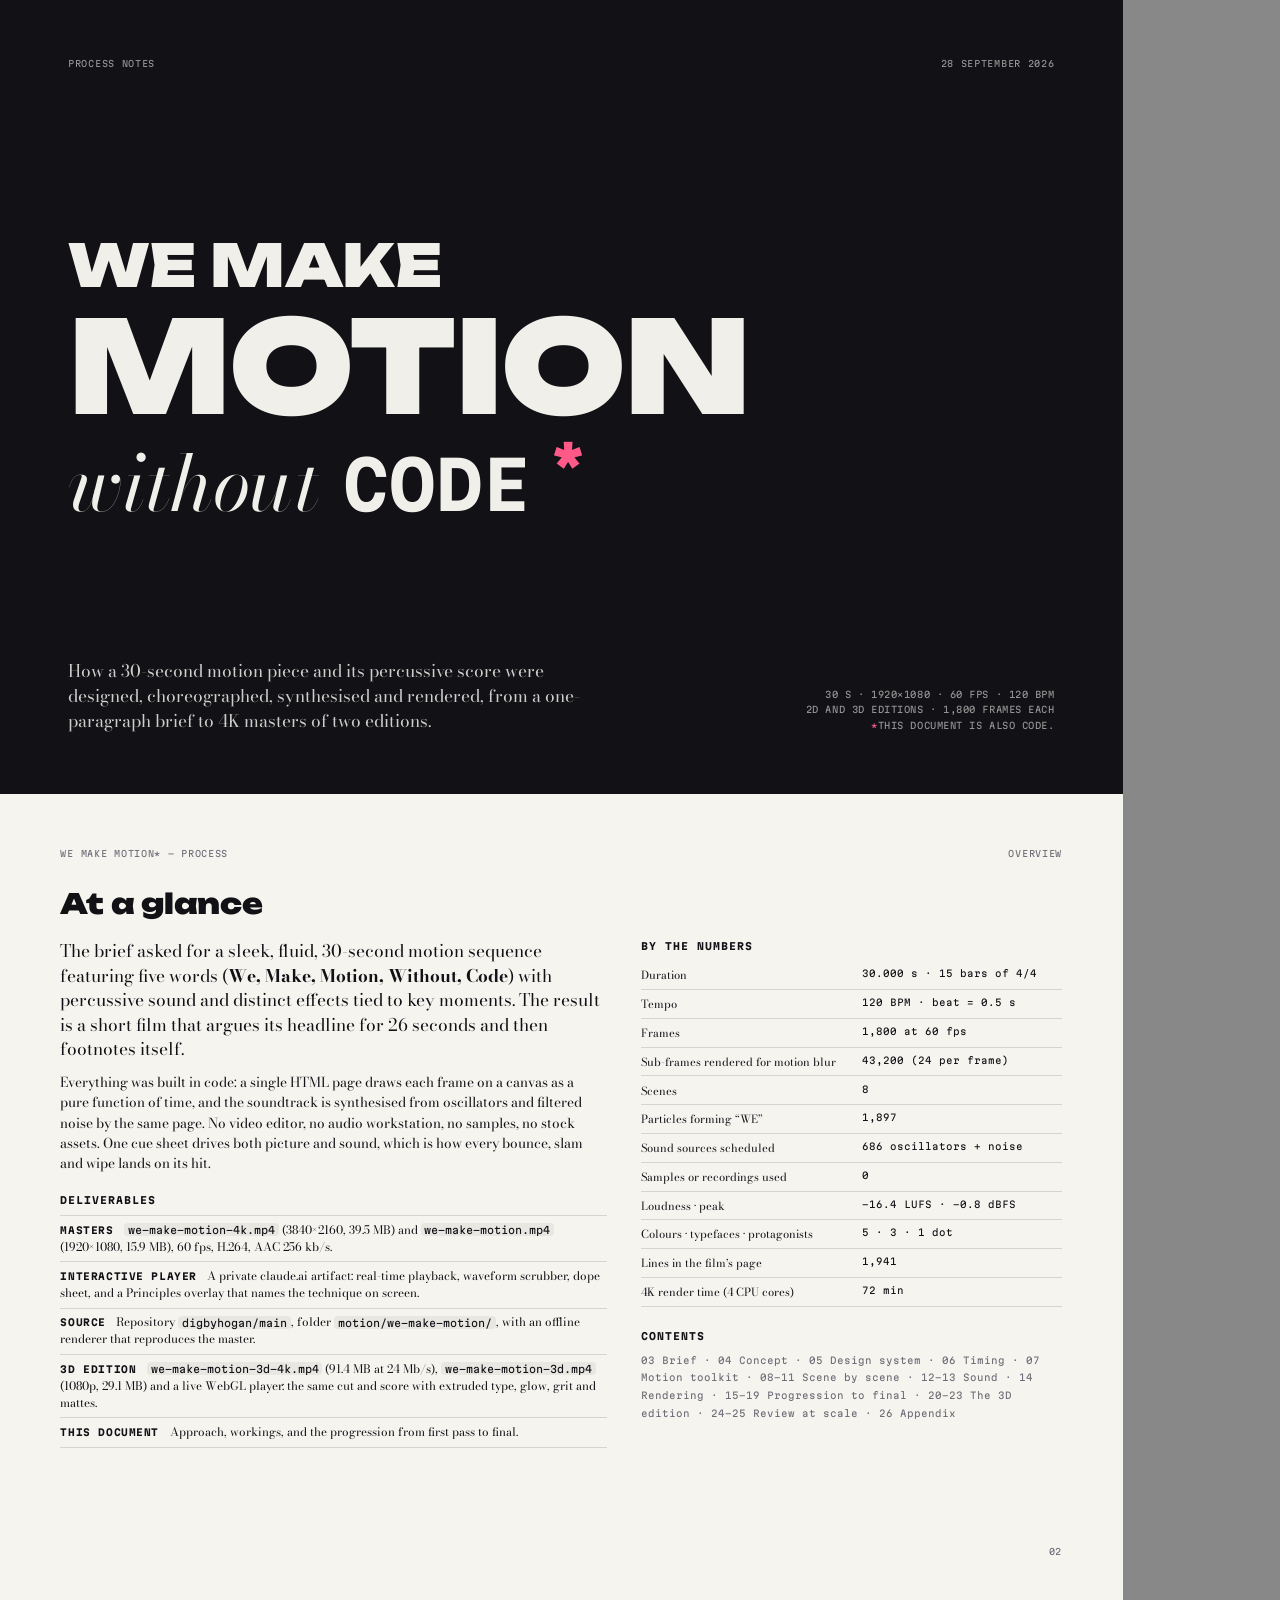
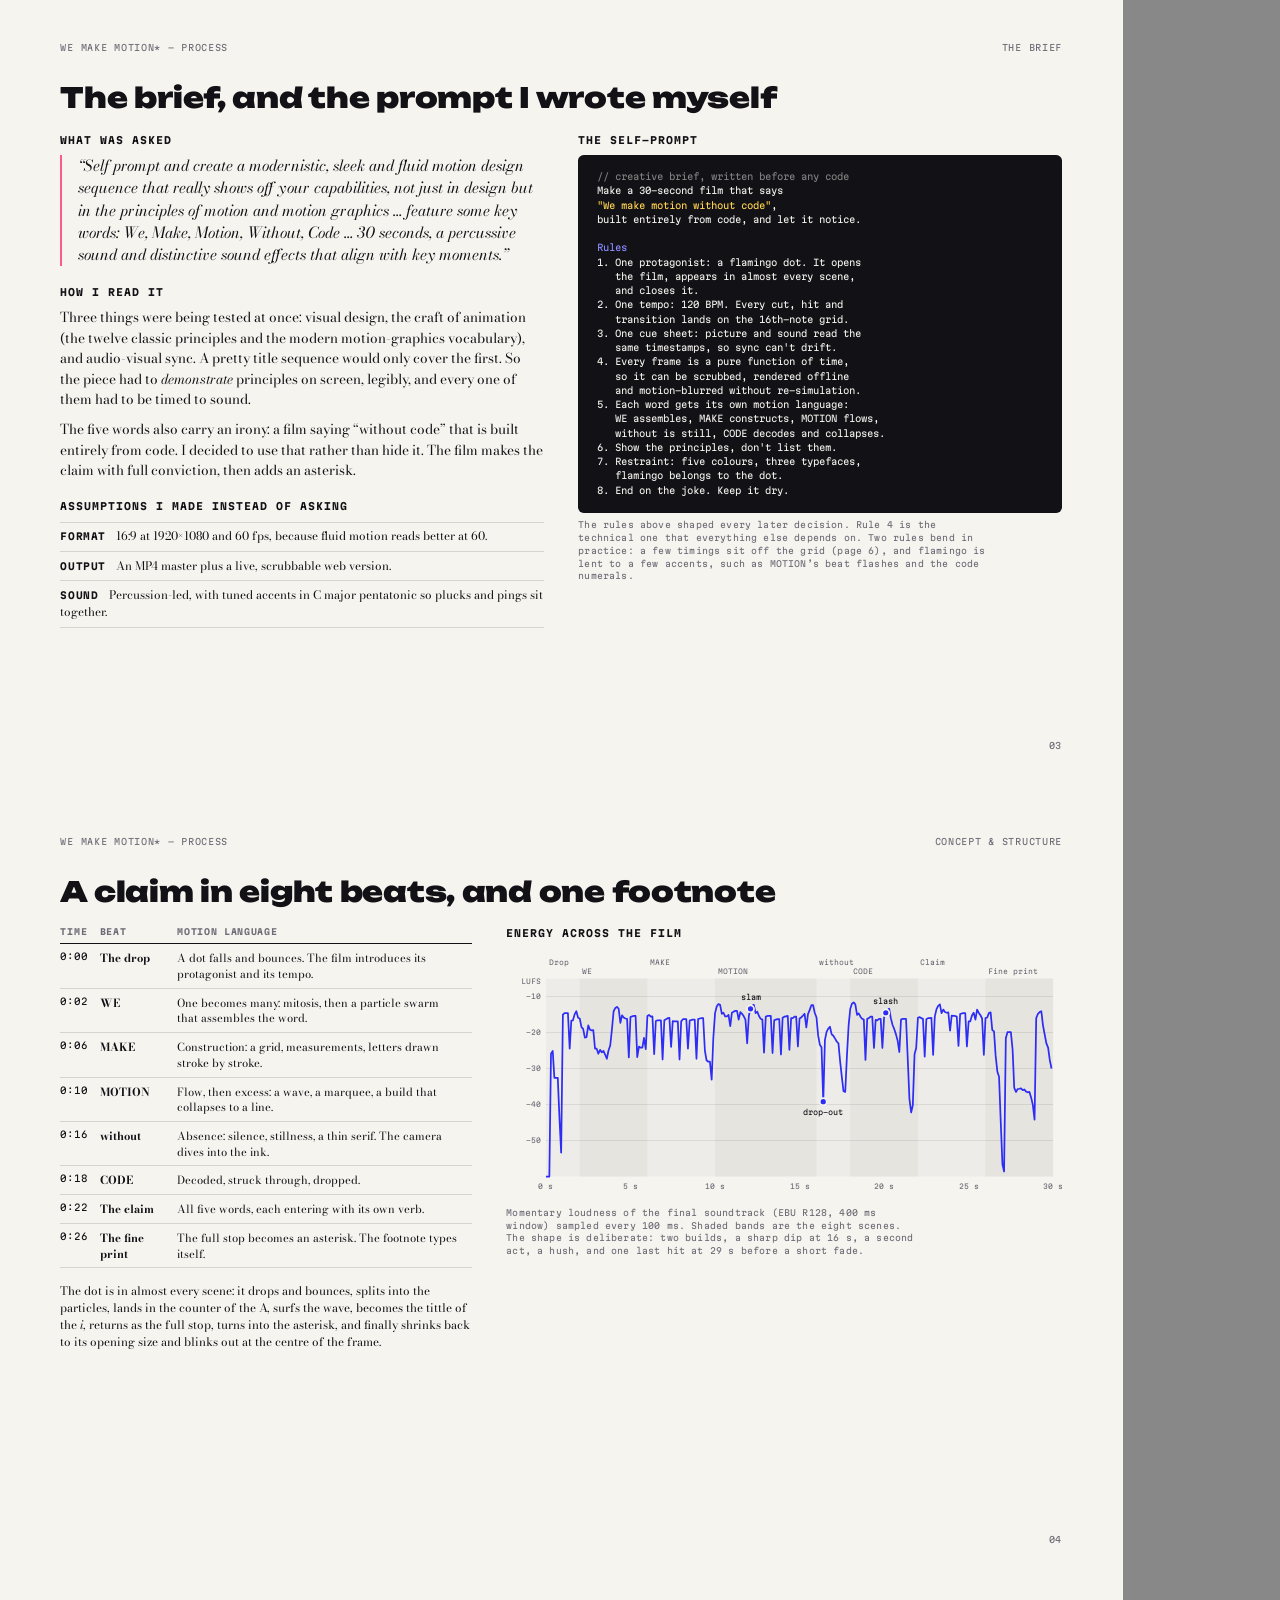
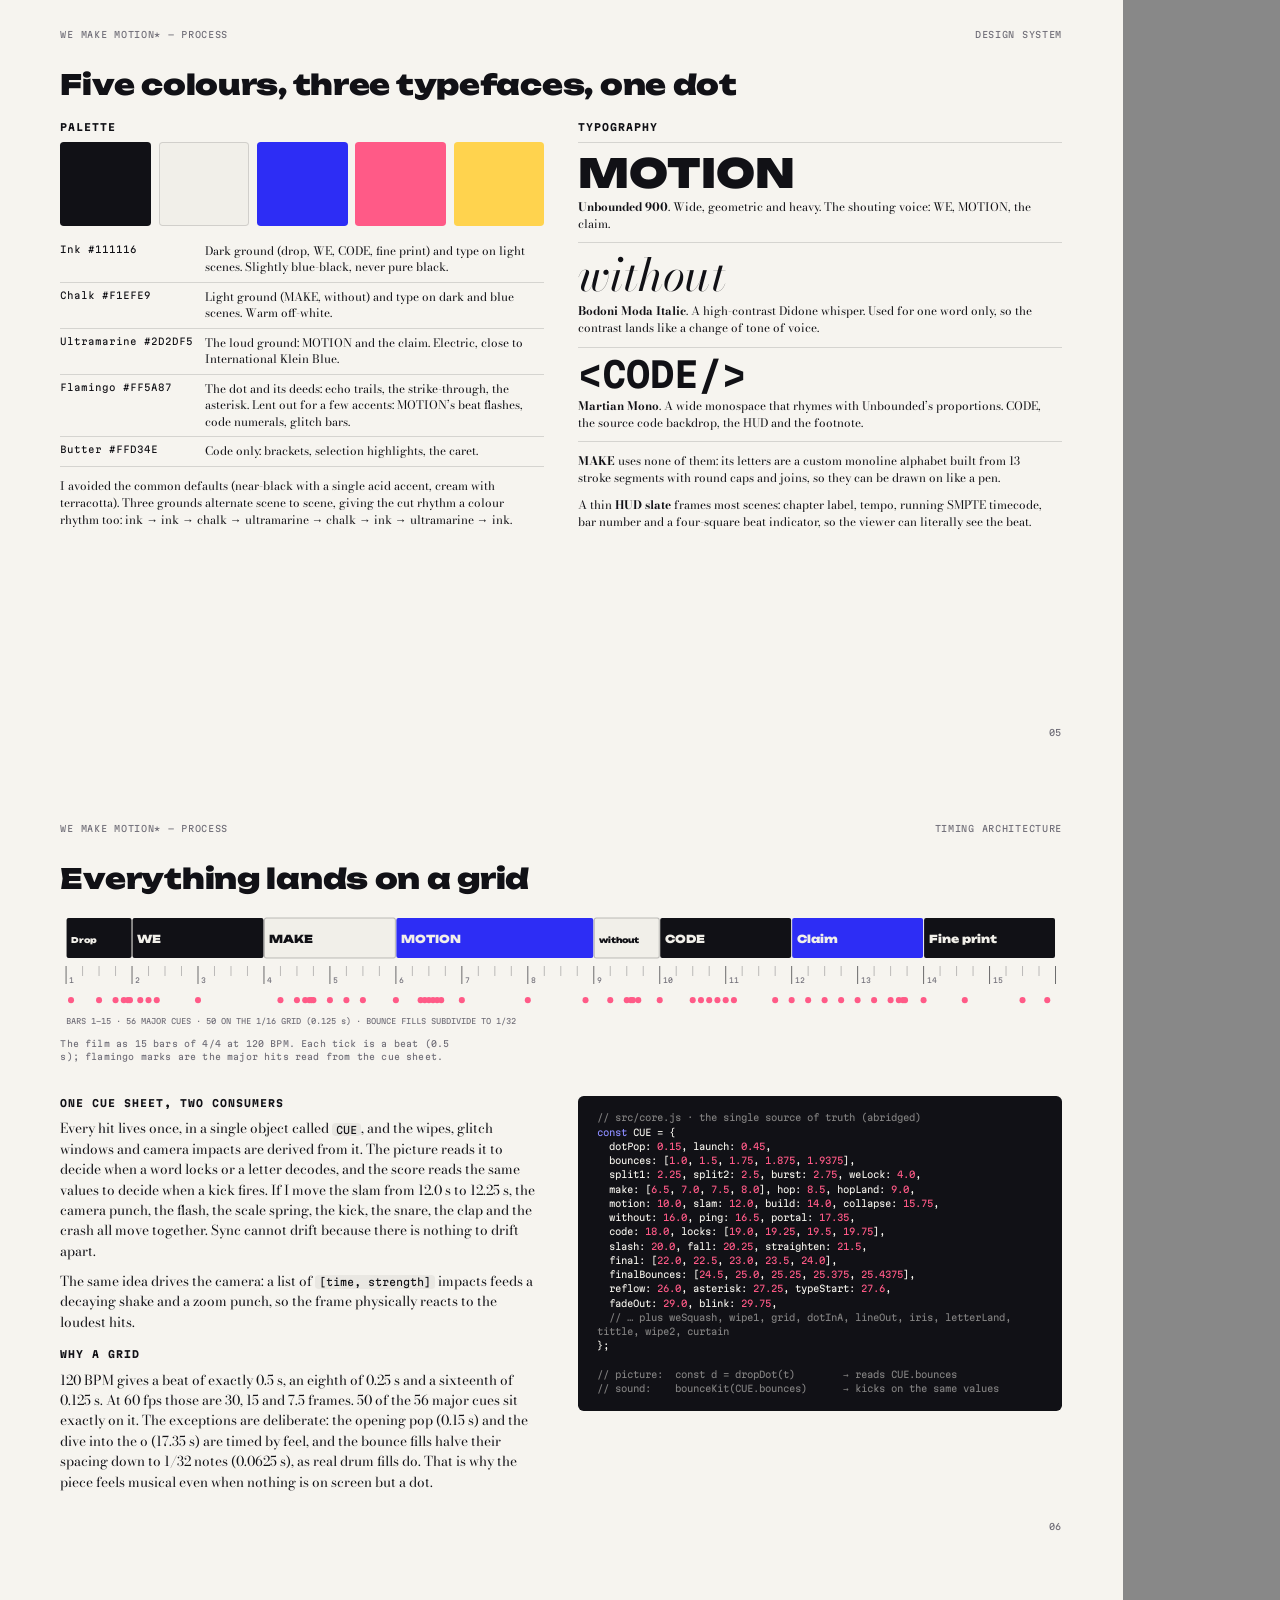
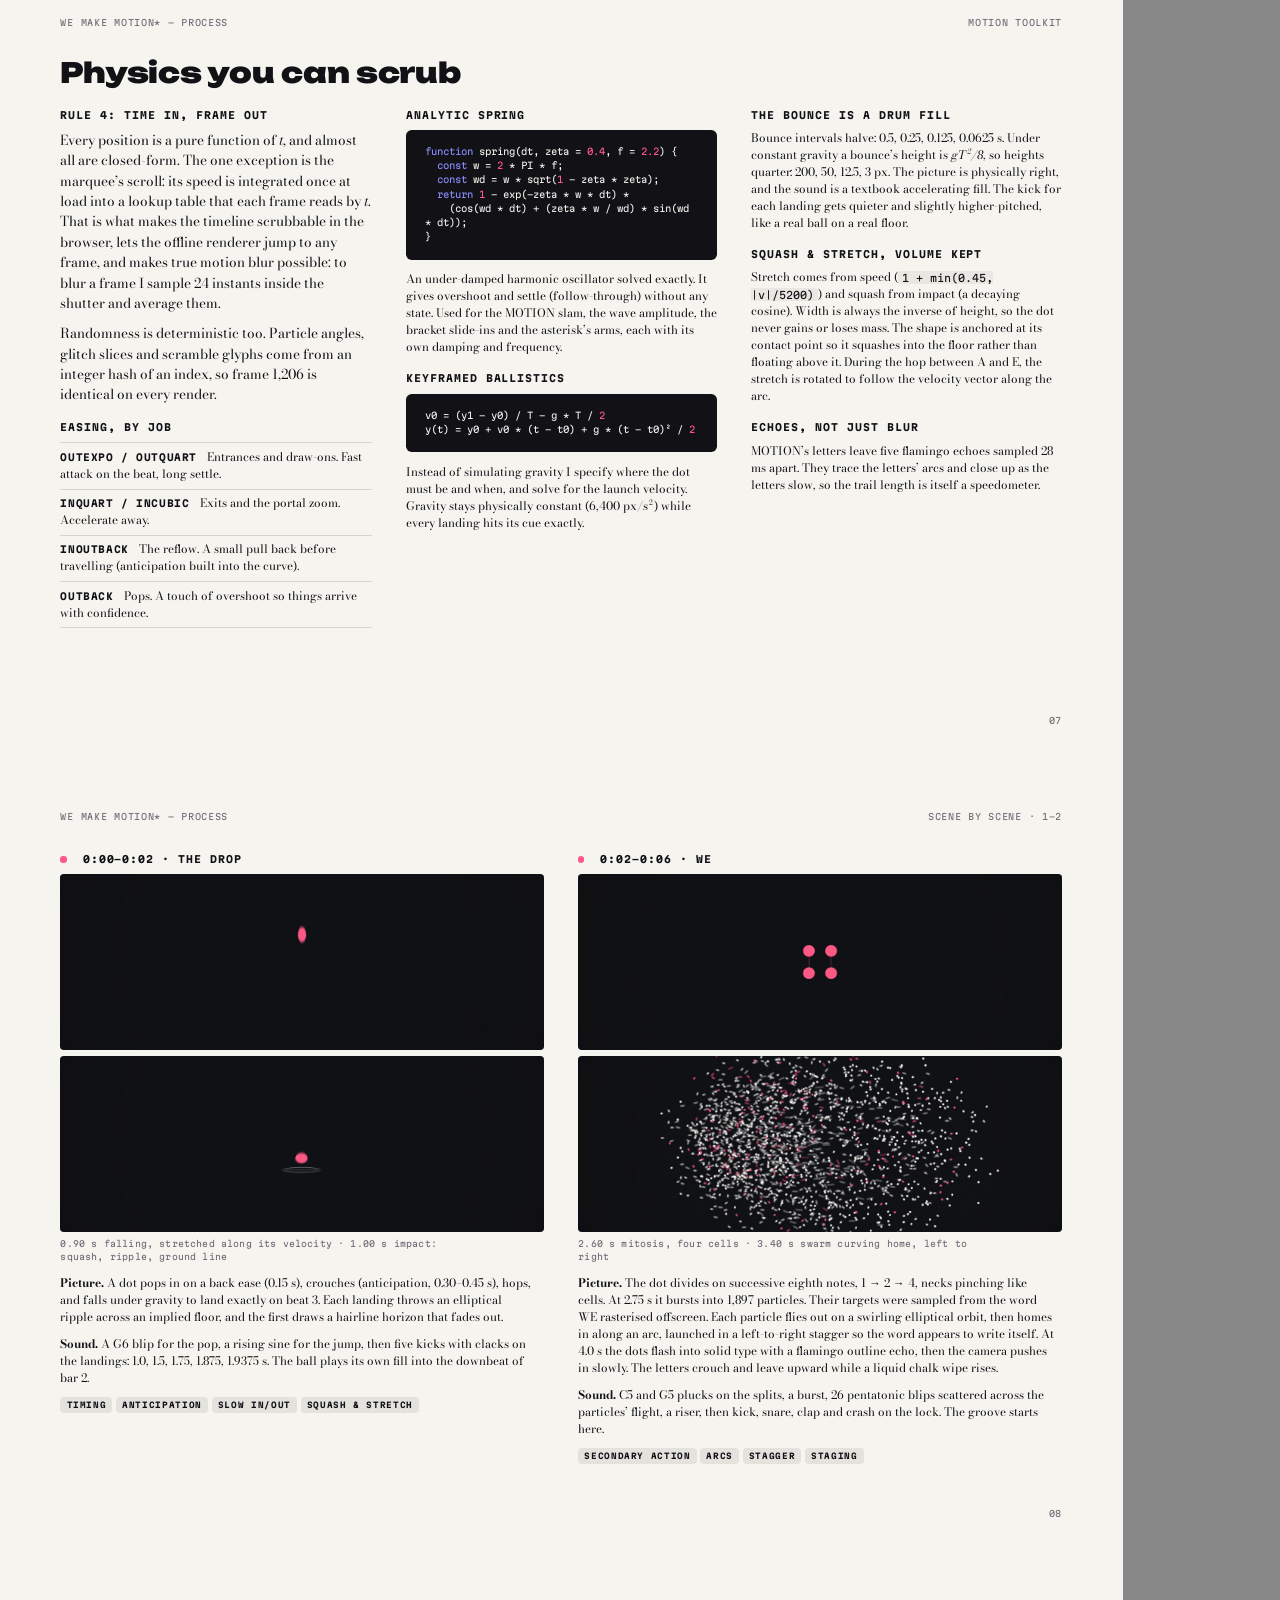
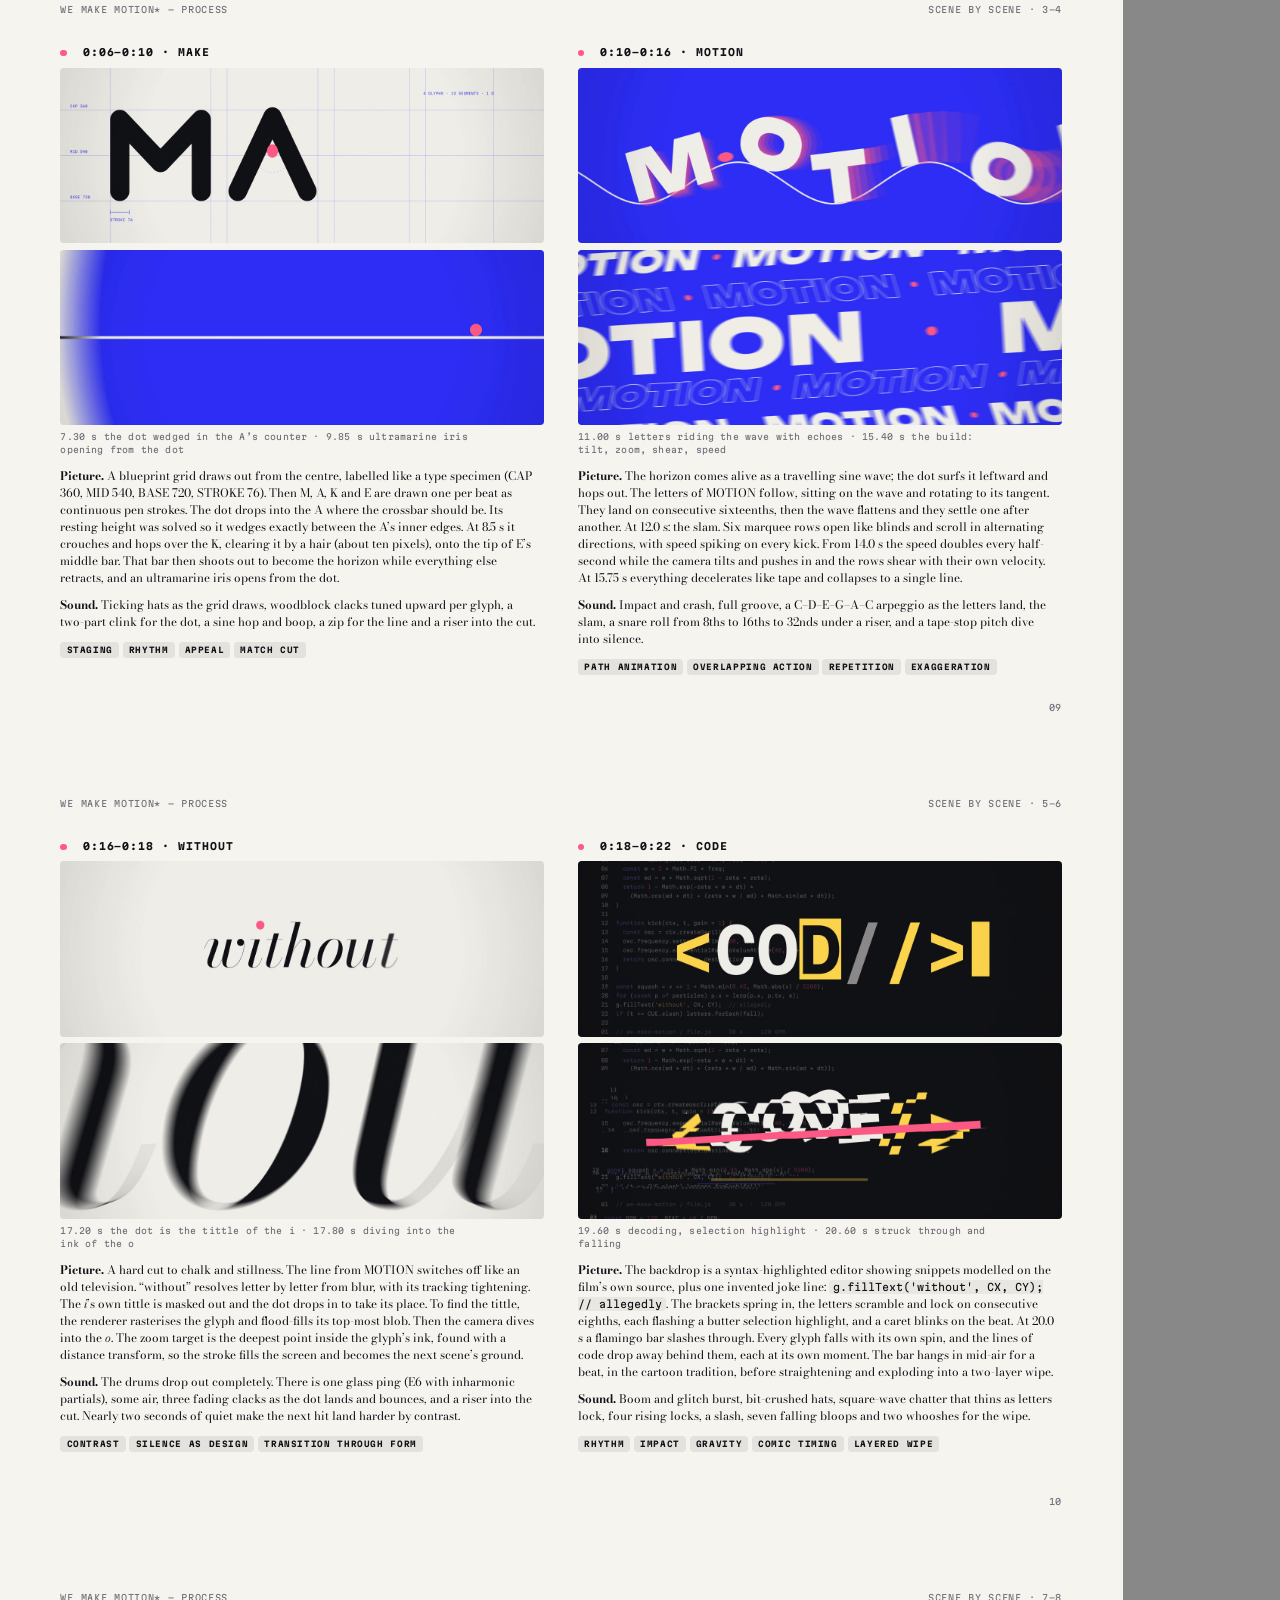
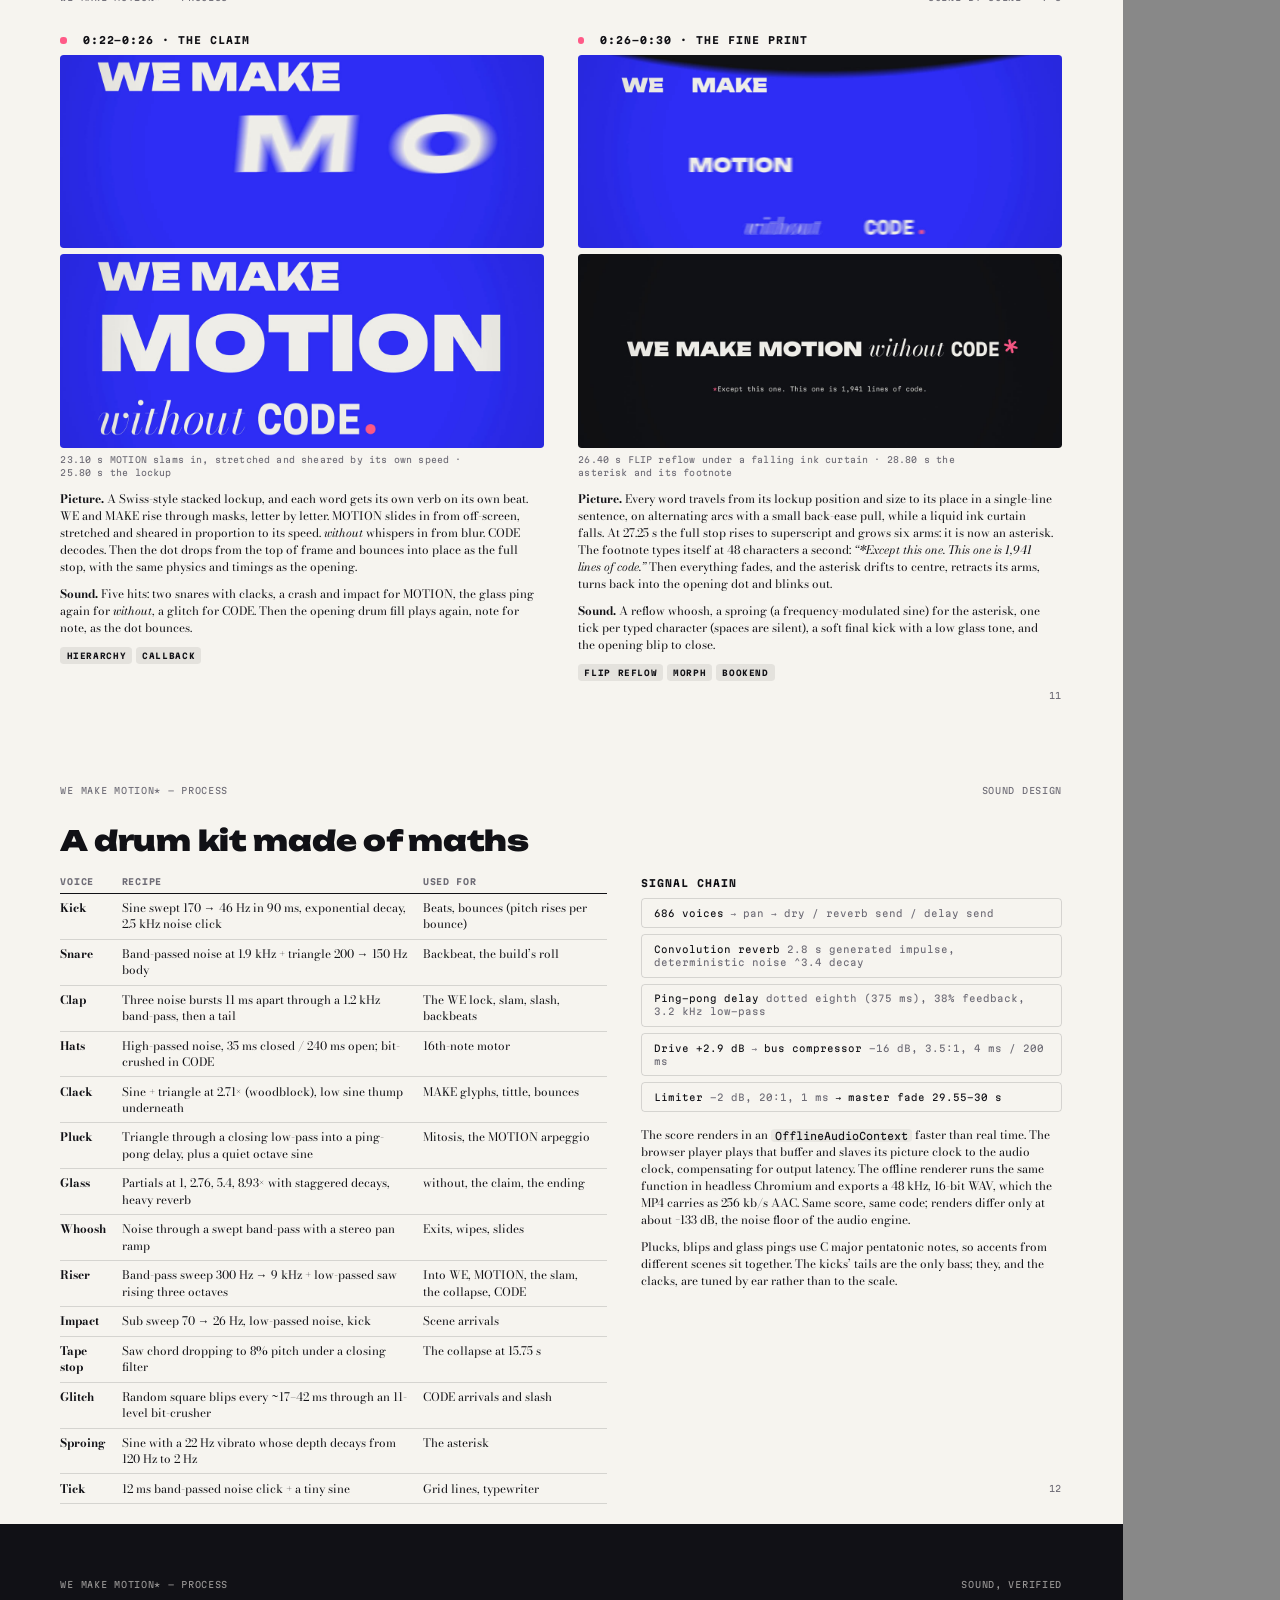
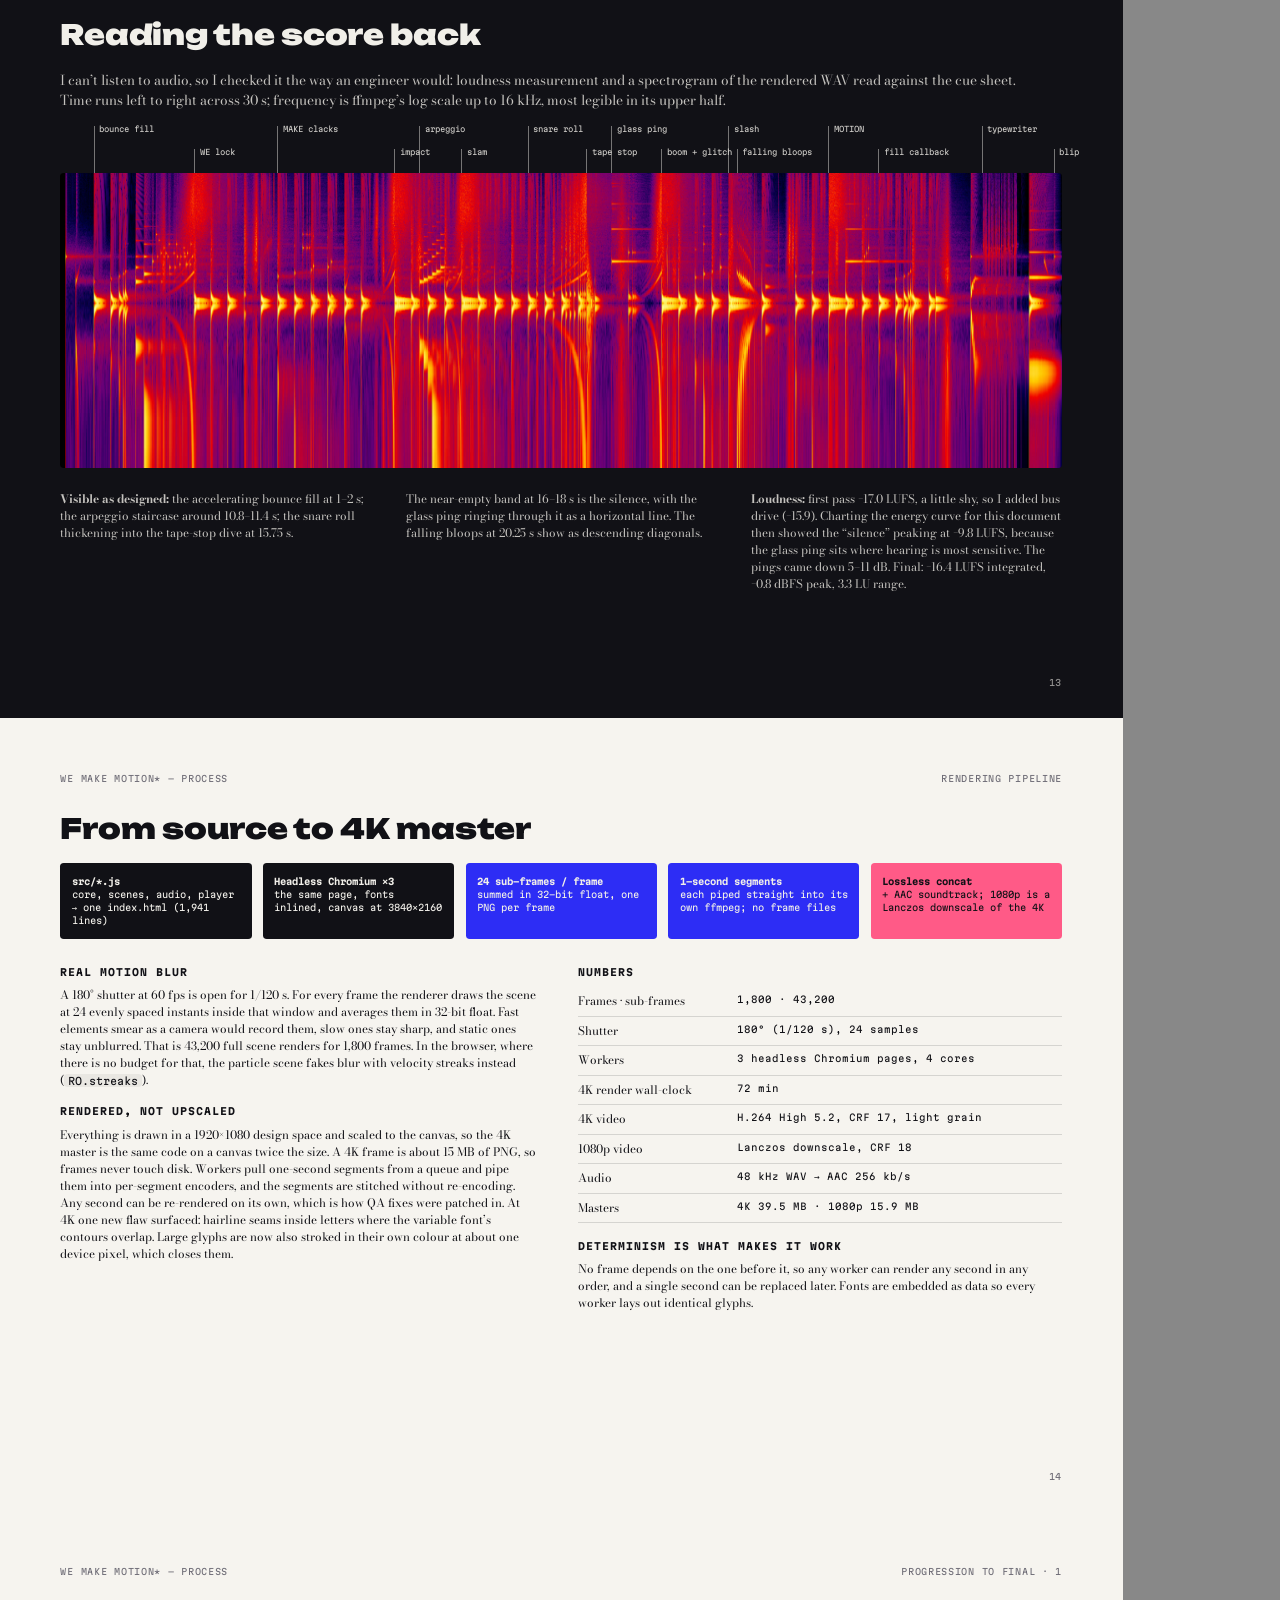
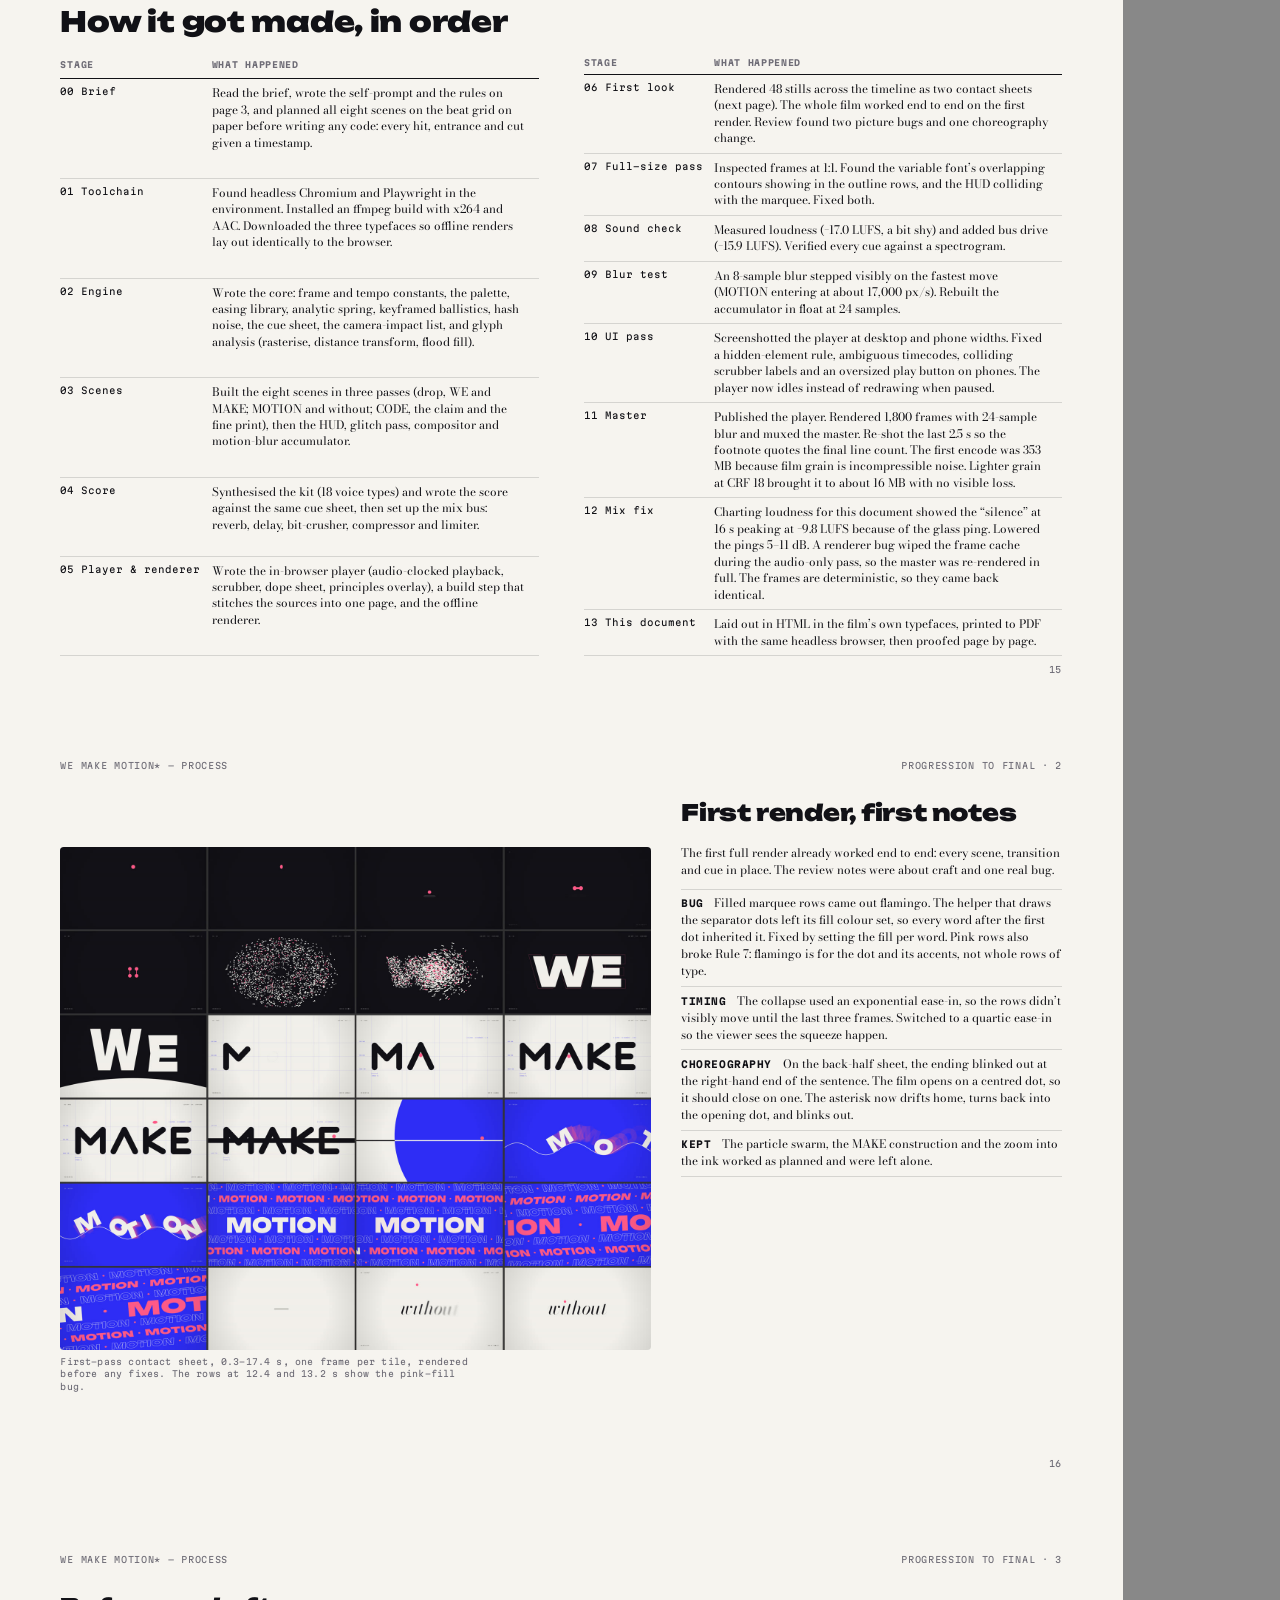
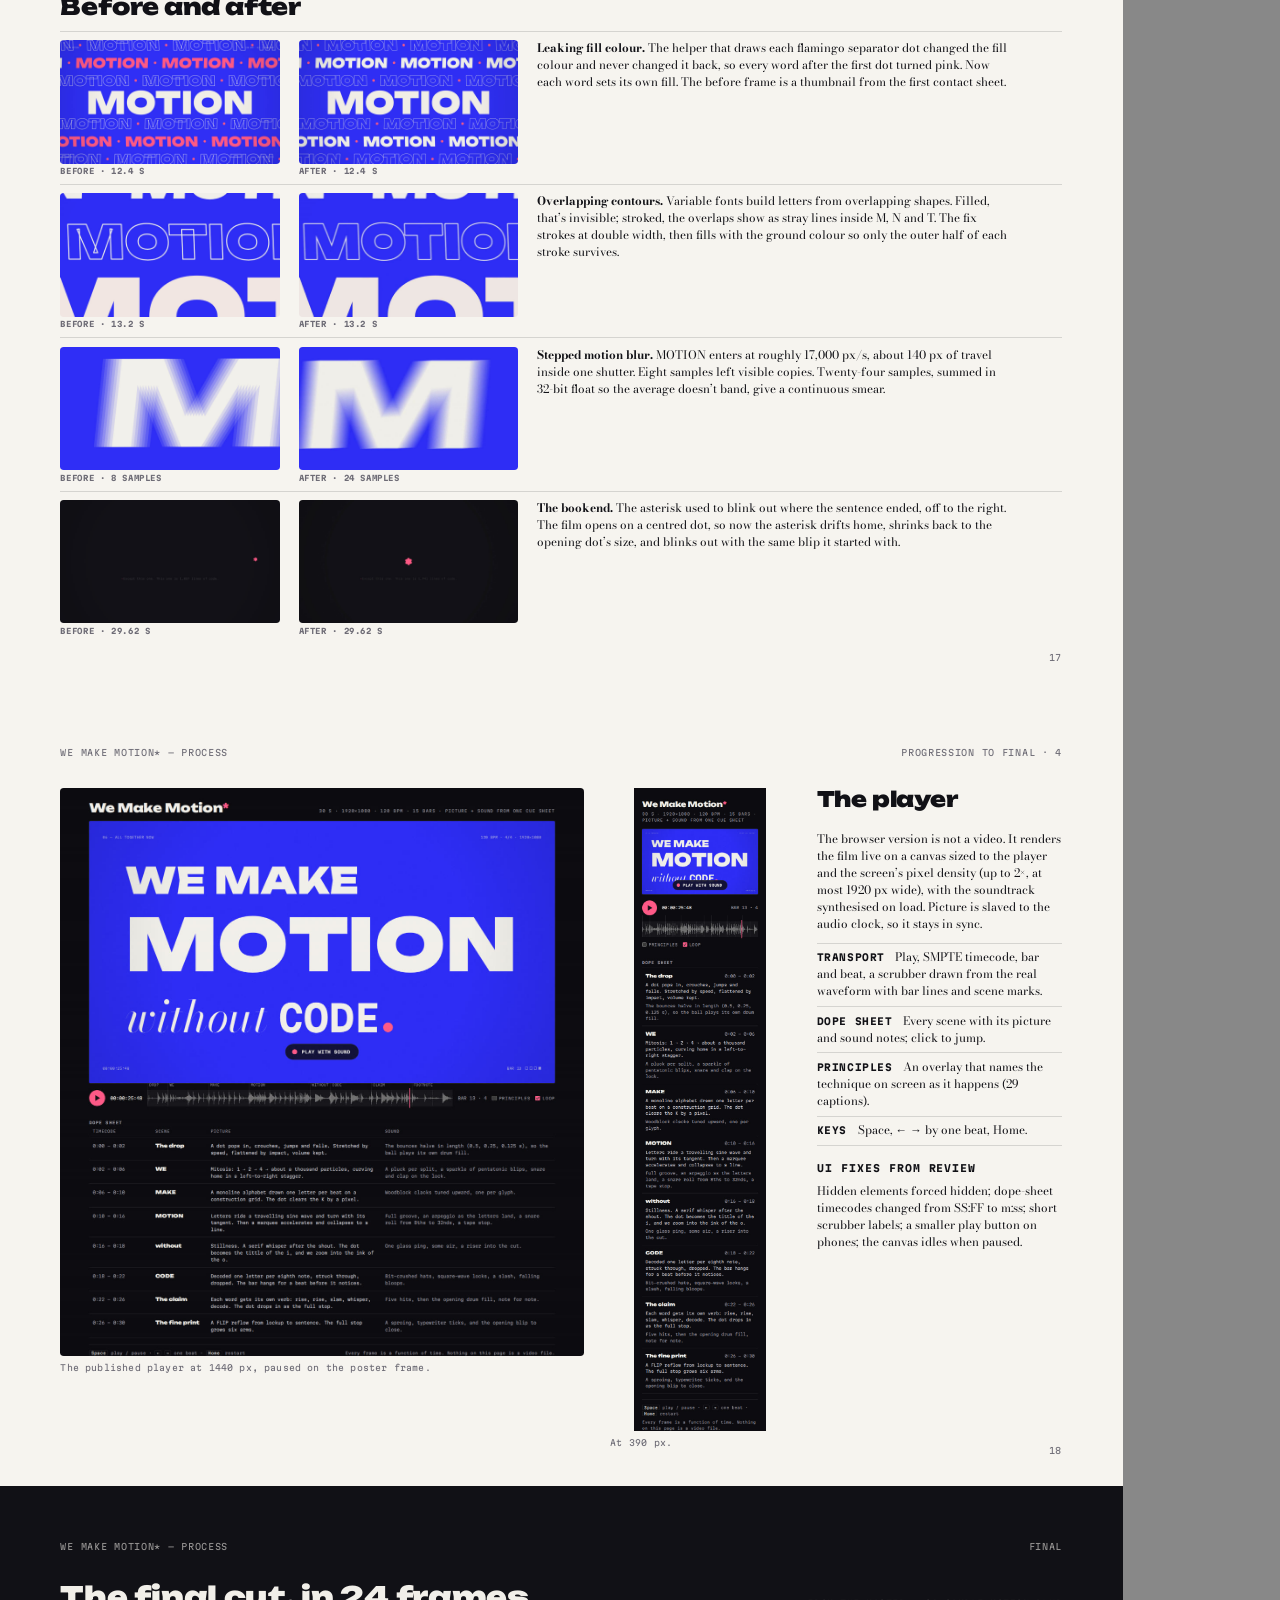
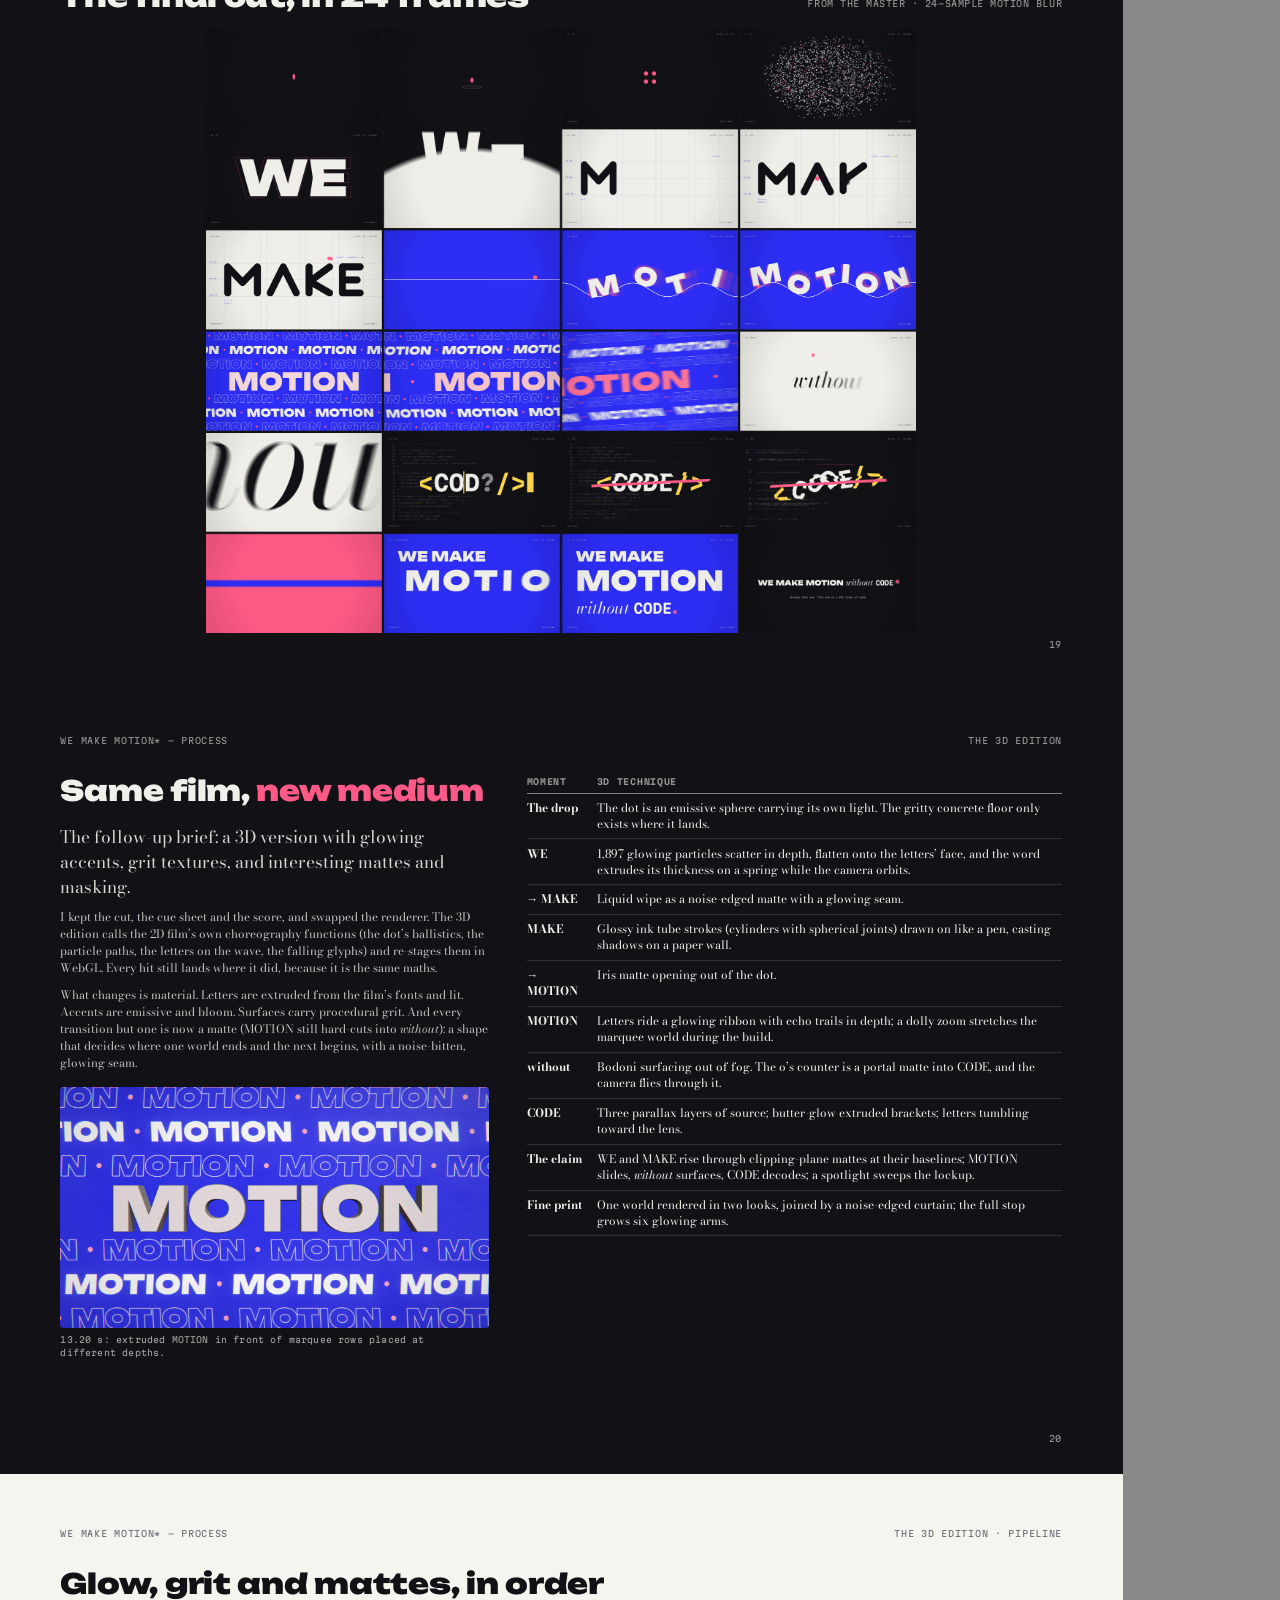
<file: motion/we-make-motion/docs/process/process.html>
<!doctype html>
<html lang="en">
<head>
<meta charset="utf-8">
<title>We Make Motion* — Process</title>
<style>
  @font-face { font-family: 'Unbounded'; font-weight: 900; src: url(../../render/fonts/Unbounded-latin-Yq6F-LOTXC.woff2) format('woff2'); }
  @font-face { font-family: 'Martian Mono'; font-weight: 100 800; src: url(../../render/fonts/MartianMono-latin-2V0PKIcADo.woff2) format('woff2'); }
  @font-face { font-family: 'Bodoni Moda'; font-style: normal; font-weight: 400 700; src: url(fonts/BodoniModa-normal-latin.woff2) format('woff2'); }
  @font-face { font-family: 'Bodoni Moda'; font-style: italic; font-weight: 400; src: url(fonts/BodoniModa-italic-latin.woff2) format('woff2'); }

  :root {
    --ink: #111116; --chalk: #F1EFE9; --paper: #F6F4EF; --ultra: #2D2DF5; --flamingo: #FF5A87; --butter: #FFD34E;
    --muted: #6E6C76; --rule: rgba(17,17,22,.14);
    --disp: 'Unbounded', 'Arial Black', sans-serif; --serif: 'Bodoni Moda', Georgia, serif; --mono: 'Martian Mono', 'DejaVu Sans Mono', monospace;
  }
  @page { size: 297mm 210mm; margin: 0; }
  * { box-sizing: border-box; }
  html, body { margin: 0; padding: 0; background: #888; }
  body { font-family: var(--serif); font-size: 10.2pt; line-height: 1.5; color: var(--ink); -webkit-print-color-adjust: exact; print-color-adjust: exact; font-optical-sizing: auto; }
  .page { width: 297mm; height: 210mm; padding: 15mm 16mm 13mm; position: relative; overflow: hidden; background: var(--paper); break-after: page; page-break-after: always; display: flex; flex-direction: column; }
  .page.dark { background: var(--ink); color: var(--chalk); }
  .page.blue { background: var(--ultra); color: var(--chalk); }
  .run { display: flex; justify-content: space-between; font: 400 6.6pt/1 var(--mono); letter-spacing: .08em; text-transform: uppercase; color: var(--muted); margin-bottom: 8mm; }
  .dark .run, .blue .run { color: rgba(241,239,233,.6); }
  .folio { position: absolute; right: 16mm; bottom: 8mm; font: 400 6.6pt/1 var(--mono); color: var(--muted); letter-spacing: .08em; }
  .dark .folio, .blue .folio { color: rgba(241,239,233,.6); }
  h1, h2, h3 { margin: 0; font-weight: 900; text-wrap: balance; }
  h2 { font-family: var(--disp); font-size: 21pt; line-height: 1.1; letter-spacing: -.01em; margin-bottom: 5mm; }
  h2 i { font-style: normal; color: var(--flamingo); }
  h3 { font-family: var(--mono); font-weight: 700; font-size: 7.4pt; letter-spacing: .1em; text-transform: uppercase; margin: 0 0 2mm; color: var(--ink); }
  .dark h3, .blue h3 { color: var(--chalk); }
  p { margin: 0 0 2.6mm; max-width: 68ch; }
  .lede { font-size: 13pt; line-height: 1.42; max-width: 58ch; }
  .it { font-style: italic; }
  .mono, code, pre { font-family: var(--mono); }
  code { font-size: 7.6pt; background: rgba(17,17,22,.06); padding: .2mm 1mm; border-radius: 1mm; }
  pre { font-size: 6.9pt; line-height: 1.55; background: var(--ink); color: var(--chalk); padding: 4mm 5mm; border-radius: 1.5mm; margin: 0; white-space: pre-wrap; }
  pre .k { color: #8C8CFF; } pre .n { color: var(--flamingo); } pre .s { color: var(--butter); } pre .c { color: rgba(241,239,233,.5); }
  .cols { display: grid; gap: 9mm; flex: 1; min-height: 0; }
  .c2 { grid-template-columns: 1fr 1fr; } .c3 { grid-template-columns: 1fr 1fr 1fr; } .c12 { grid-template-columns: 1fr 1.25fr; } .c21 { grid-template-columns: 1.3fr 1fr; }
  .small { font-size: 8.8pt; line-height: 1.45; }
  .cap { font: 400 6.4pt/1.5 var(--mono); color: var(--muted); letter-spacing: .02em; margin-top: 1.6mm; }
  .dark .cap, .blue .cap { color: rgba(241,239,233,.65); }
  figure { margin: 0; }
  figure img { display: block; width: 100%; border-radius: 1mm; }
  ul.list { margin: 0; padding: 0; list-style: none; }
  ul.list li { padding: 1.5mm 0; border-top: 1px solid var(--rule); }
  ul.list li:last-child { border-bottom: 1px solid var(--rule); }
  .dark ul.list li { border-color: rgba(241,239,233,.14); }
  ul.list b { font-family: var(--mono); font-size: 7.2pt; letter-spacing: .06em; text-transform: uppercase; font-weight: 700; margin-right: 2mm; }
  table { border-collapse: collapse; width: 100%; font-size: 8.4pt; }
  th { font: 700 6.4pt/1.3 var(--mono); letter-spacing: .08em; text-transform: uppercase; text-align: left; color: var(--muted); padding: 0 3mm 1.5mm 0; border-bottom: 1px solid var(--ink); }
  td { padding: 1.6mm 3mm 1.6mm 0; border-bottom: 1px solid var(--rule); vertical-align: top; line-height: 1.4; }
  td.m { font-family: var(--mono); font-size: 7pt; white-space: nowrap; font-variant-numeric: tabular-nums; }
  .num { font-variant-numeric: tabular-nums; }
  .tag { display: inline-block; font: 700 6pt/1 var(--mono); letter-spacing: .08em; text-transform: uppercase; padding: 1.1mm 1.6mm; border-radius: 1mm; background: rgba(17,17,22,.08); margin: 0 1mm 1mm 0; }
  .dark .tag { background: rgba(241,239,233,.12); }
  .strips { display: grid; gap: 1.6mm; }
  .strips img { display: block; width: 100%; aspect-ratio: 2.75; object-fit: cover; border-radius: 1mm; }
  .strips.tall img { aspect-ratio: 2.5; }
  .ba { display: grid; grid-template-columns: 58mm 58mm 1fr; gap: 3mm 5mm; align-items: start; padding: 2.2mm 0; border-top: 1px solid var(--rule); }
  .ba img { display: block; width: 100%; aspect-ratio: 16 / 9; object-fit: cover; border-radius: 1mm; }
  .ba .lbl { font: 700 5.8pt/1 var(--mono); letter-spacing: .08em; text-transform: uppercase; color: var(--muted); margin-top: 1.2mm; }
  .dot { display: inline-block; width: .62em; height: .62em; border-radius: 50%; background: var(--flamingo); vertical-align: baseline; }
</style>
</head>
<body>

<!-- 1 · COVER -->
<section class="page dark" style="padding:16mm 18mm">
  <div class="run"><span>Process notes</span><span>28 September 2026</span></div>
  <div style="flex:1; display:flex; flex-direction:column; justify-content:center">
    <div style="font:900 44pt/1 var(--disp); letter-spacing:-.01em">WE MAKE</div>
    <div style="font:900 96pt/1 var(--disp); letter-spacing:-.015em; margin-top:2mm">MOTION</div>
    <div style="display:flex; align-items:baseline; gap:6mm; margin-top:4mm">
      <span style="font:italic 400 58pt/1 var(--serif)">without</span>
      <span style="font:700 50pt/1 var(--mono)">CODE</span><span style="color:var(--flamingo); font:900 44pt/1 var(--disp); position:relative; top:-18pt">*</span>
    </div>
  </div>
  <div style="display:grid; grid-template-columns:1.4fr 1fr; gap:14mm; align-items:end">
    <p class="lede" style="color:rgba(241,239,233,.85); margin:0">How a 30-second motion piece and its percussive score were designed, choreographed, synthesised and rendered, from a one-paragraph brief to 4K masters of two editions.</p>
    <p class="mono" style="font-size:6.8pt; line-height:1.7; letter-spacing:.06em; text-transform:uppercase; color:rgba(241,239,233,.6); margin:0; text-align:right">30 s · 1920×1080 · 60 fps · 120 BPM<br>2D and 3D editions · 1,800 frames each<br><span style="color:var(--flamingo)">*</span>This document is also code.</p>
  </div>
</section>

<!-- 2 · AT A GLANCE -->
<section class="page">
  <div class="run"><span>We Make Motion* — Process</span><span>Overview</span></div>
  <h2>At a glance</h2>
  <div class="cols c21">
    <div>
      <p class="lede">The brief asked for a sleek, fluid, 30-second motion sequence featuring five words (<b>We, Make, Motion, Without, Code</b>) with percussive sound and distinct effects tied to key moments. The result is a short film that argues its headline for 26 seconds and then footnotes itself.</p>
      <p>Everything was built in code: a single HTML page draws each frame on a canvas as a pure function of time, and the soundtrack is synthesised from oscillators and filtered noise by the same page. No video editor, no audio workstation, no samples, no stock assets. One cue sheet drives both picture and sound, which is how every bounce, slam and wipe lands on its hit.</p>
      <h3 style="margin-top:5mm">Deliverables</h3>
      <ul class="list small">
        <li><b>Masters</b> <code>we-make-motion-4k.mp4</code> (3840×2160, 39.5 MB) and <code>we-make-motion.mp4</code> (1920×1080, 15.9 MB), 60 fps, H.264, AAC 256 kb/s.</li>
        <li><b>Interactive player</b> A private claude.ai artifact: real-time playback, waveform scrubber, dope sheet, and a Principles overlay that names the technique on screen.</li>
        <li><b>Source</b> Repository <code>digbyhogan/main</code>, folder <code>motion/we-make-motion/</code>, with an offline renderer that reproduces the master.</li>
        <li><b>3D edition</b> <code>we-make-motion-3d-4k.mp4</code> (91.4 MB at 24 Mb/s), <code>we-make-motion-3d.mp4</code> (1080p, 29.1 MB) and a live WebGL player: the same cut and score with extruded type, glow, grit and mattes.</li>
        <li><b>This document</b> Approach, workings, and the progression from first pass to final.</li>
      </ul>
    </div>
    <div>
      <h3>By the numbers</h3>
      <table class="num">
        <tr><td>Duration</td><td class="m">30.000 s · 15 bars of 4/4</td></tr>
        <tr><td>Tempo</td><td class="m">120 BPM · beat = 0.5 s</td></tr>
        <tr><td>Frames</td><td class="m">1,800 at 60 fps</td></tr>
        <tr><td>Sub-frames rendered for motion blur</td><td class="m">43,200 (24 per frame)</td></tr>
        <tr><td>Scenes</td><td class="m">8</td></tr>
        <tr><td>Particles forming “WE”</td><td class="m">1,897</td></tr>
        <tr><td>Sound sources scheduled</td><td class="m">686 oscillators + noise</td></tr>
        <tr><td>Samples or recordings used</td><td class="m">0</td></tr>
        <tr><td>Loudness · peak</td><td class="m">−16.4 LUFS · −0.8 dBFS</td></tr>
        <tr><td>Colours · typefaces · protagonists</td><td class="m">5 · 3 · 1 dot</td></tr>
        <tr><td>Lines in the film’s page</td><td class="m">1,941</td></tr>
        <tr><td>4K render time (4 CPU cores)</td><td class="m">72 min</td></tr>
      </table>
      <h3 style="margin-top:6mm">Contents</h3>
      <p class="small mono" style="font-size:7pt; line-height:1.9; color:var(--muted)">03 Brief · 04 Concept · 05 Design system · 06 Timing · 07 Motion toolkit · 08–11 Scene by scene · 12–13 Sound · 14 Rendering · 15–19 Progression to final · 20–23 The 3D edition · 24–25 Review at scale · 26 Appendix</p>
    </div>
  </div>
  <div class="folio">02</div>
</section>

<!-- 3 · BRIEF -->
<section class="page">
  <div class="run"><span>We Make Motion* — Process</span><span>The brief</span></div>
  <h2>The brief, and the prompt I wrote myself</h2>
  <div class="cols c2">
    <div>
      <h3>What was asked</h3>
      <p class="it" style="font-size:11.5pt; line-height:1.45; border-left:2px solid var(--flamingo); padding-left:4mm">“Self prompt and create a modernistic, sleek and fluid motion design sequence that really shows off your capabilities, not just in design but in the principles of motion and motion graphics … feature some key words: We, Make, Motion, Without, Code … 30 seconds, a percussive sound and distinctive sound effects that align with key moments.”</p>
      <h3 style="margin-top:5mm">How I read it</h3>
      <p>Three things were being tested at once: visual design, the craft of animation (the twelve classic principles and the modern motion-graphics vocabulary), and audio-visual sync. A pretty title sequence would only cover the first. So the piece had to <i>demonstrate</i> principles on screen, legibly, and every one of them had to be timed to sound.</p>
      <p>The five words also carry an irony: a film saying “without code” that is built entirely from code. I decided to use that rather than hide it. The film makes the claim with full conviction, then adds an asterisk.</p>
      <h3 style="margin-top:5mm">Assumptions I made instead of asking</h3>
      <ul class="list small">
        <li><b>Format</b> 16:9 at 1920×1080 and 60 fps, because fluid motion reads better at 60.</li>
        <li><b>Output</b> An MP4 master plus a live, scrubbable web version.</li>
        <li><b>Sound</b> Percussion-led, with tuned accents in C major pentatonic so plucks and pings sit together.</li>
      </ul>
    </div>
    <div>
      <h3>The self-prompt</h3>
      <pre><span class="c">// creative brief, written before any code</span>
Make a 30-second film that says
<span class="s">"We make motion without code"</span>,
built entirely from code, and let it notice.

<span class="k">Rules</span>
1. One protagonist: a flamingo dot. It opens
   the film, appears in almost every scene,
   and closes it.
2. One tempo: 120 BPM. Every cut, hit and
   transition lands on the 16th-note grid.
3. One cue sheet: picture and sound read the
   same timestamps, so sync can't drift.
4. Every frame is a pure function of time,
   so it can be scrubbed, rendered offline
   and motion-blurred without re-simulation.
5. Each word gets its own motion language:
   WE assembles, MAKE constructs, MOTION flows,
   without is still, CODE decodes and collapses.
6. Show the principles, don't list them.
7. Restraint: five colours, three typefaces,
   flamingo belongs to the dot.
8. End on the joke. Keep it dry.</pre>
      <p class="cap">The rules above shaped every later decision. Rule 4 is the technical one that everything else depends on. Two rules bend in practice: a few timings sit off the grid (page 6), and flamingo is lent to a few accents, such as MOTION’s beat flashes and the code numerals.</p>
    </div>
  </div>
  <div class="folio">03</div>
</section>

<!-- 4 · CONCEPT -->
<section class="page">
  <div class="run"><span>We Make Motion* — Process</span><span>Concept &amp; structure</span></div>
  <h2>A claim in eight beats, and one footnote</h2>
  <div class="cols c12" style="grid-template-columns: 1fr 1.35fr">
    <div>
      <table>
        <tr><th>Time</th><th>Beat</th><th>Motion language</th></tr>
        <tr><td class="m">0:00</td><td><b>The drop</b></td><td>A dot falls and bounces. The film introduces its protagonist and its tempo.</td></tr>
        <tr><td class="m">0:02</td><td><b>WE</b></td><td>One becomes many: mitosis, then a particle swarm that assembles the word.</td></tr>
        <tr><td class="m">0:06</td><td><b>MAKE</b></td><td>Construction: a grid, measurements, letters drawn stroke by stroke.</td></tr>
        <tr><td class="m">0:10</td><td><b>MOTION</b></td><td>Flow, then excess: a wave, a marquee, a build that collapses to a line.</td></tr>
        <tr><td class="m">0:16</td><td><b>without</b></td><td>Absence: silence, stillness, a thin serif. The camera dives into the ink.</td></tr>
        <tr><td class="m">0:18</td><td><b>CODE</b></td><td>Decoded, struck through, dropped.</td></tr>
        <tr><td class="m">0:22</td><td><b>The claim</b></td><td>All five words, each entering with its own verb.</td></tr>
        <tr><td class="m">0:26</td><td><b>The fine print</b></td><td>The full stop becomes an asterisk. The footnote types itself.</td></tr>
      </table>
      <p class="small" style="margin-top:4mm">The dot is in almost every scene: it drops and bounces, splits into the particles, lands in the counter of the A, surfs the wave, becomes the tittle of the <span class="it">i</span>, returns as the full stop, turns into the asterisk, and finally shrinks back to its opening size and blinks out at the centre of the frame.</p>
    </div>
    <div style="display:flex; flex-direction:column">
      <h3>Energy across the film</h3>
      <svg viewBox="0 0 640 290" style="width:100%; height:auto; display:block" font-family="Martian Mono, monospace"><rect x="46" y="34" width="38.93333333333334" height="228" fill="#111116" fill-opacity="0.03"/><text x="49" y="18" font-size="8" fill="#6E6C76">Drop</text><rect x="84.93333333333334" y="34" width="77.86666666666667" height="228" fill="#111116" fill-opacity="0.07"/><text x="87.93333333333334" y="29" font-size="8" fill="#6E6C76">WE</text><rect x="162.8" y="34" width="77.86666666666665" height="228" fill="#111116" fill-opacity="0.03"/><text x="165.8" y="18" font-size="8" fill="#6E6C76">MAKE</text><rect x="240.66666666666666" y="34" width="116.79999999999998" height="228" fill="#111116" fill-opacity="0.07"/><text x="243.66666666666666" y="29" font-size="8" fill="#6E6C76">MOTION</text><rect x="357.46666666666664" y="34" width="38.93333333333334" height="228" fill="#111116" fill-opacity="0.03"/><text x="360.46666666666664" y="18" font-size="8" fill="#6E6C76">without</text><rect x="396.4" y="34" width="77.86666666666667" height="228" fill="#111116" fill-opacity="0.07"/><text x="399.4" y="29" font-size="8" fill="#6E6C76">CODE</text><rect x="474.26666666666665" y="34" width="77.86666666666667" height="228" fill="#111116" fill-opacity="0.03"/><text x="477.26666666666665" y="18" font-size="8" fill="#6E6C76">Claim</text><rect x="552.1333333333333" y="34" width="77.86666666666667" height="228" fill="#111116" fill-opacity="0.07"/><text x="555.1333333333333" y="29" font-size="8" fill="#6E6C76">Fine print</text><line x1="46" x2="630" y1="220.54545454545456" y2="220.54545454545456" stroke="#111116" stroke-opacity=".1" stroke-width="1"/><text x="40" y="223.54545454545456" font-size="8" fill="#6E6C76" text-anchor="end">−50</text><line x1="46" x2="630" y1="179.0909090909091" y2="179.0909090909091" stroke="#111116" stroke-opacity=".1" stroke-width="1"/><text x="40" y="182.0909090909091" font-size="8" fill="#6E6C76" text-anchor="end">−40</text><line x1="46" x2="630" y1="137.63636363636363" y2="137.63636363636363" stroke="#111116" stroke-opacity=".1" stroke-width="1"/><text x="40" y="140.63636363636363" font-size="8" fill="#6E6C76" text-anchor="end">−30</text><line x1="46" x2="630" y1="96.18181818181819" y2="96.18181818181819" stroke="#111116" stroke-opacity=".1" stroke-width="1"/><text x="40" y="99.18181818181819" font-size="8" fill="#6E6C76" text-anchor="end">−20</text><line x1="46" x2="630" y1="54.72727272727275" y2="54.72727272727275" stroke="#111116" stroke-opacity=".1" stroke-width="1"/><text x="40" y="57.72727272727275" font-size="8" fill="#6E6C76" text-anchor="end">−10</text><text x="46" y="276" font-size="8" fill="#6E6C76" text-anchor="middle">0 s</text><text x="143.33333333333331" y="276" font-size="8" fill="#6E6C76" text-anchor="middle">5 s</text><text x="240.66666666666666" y="276" font-size="8" fill="#6E6C76" text-anchor="middle">10 s</text><text x="338" y="276" font-size="8" fill="#6E6C76" text-anchor="middle">15 s</text><text x="435.3333333333333" y="276" font-size="8" fill="#6E6C76" text-anchor="middle">20 s</text><text x="532.6666666666667" y="276" font-size="8" fill="#6E6C76" text-anchor="middle">25 s</text><text x="630" y="276" font-size="8" fill="#6E6C76" text-anchor="middle">30 s</text><text x="40" y="40" font-size="8" fill="#6E6C76" text-anchor="end">LUFS</text><polyline fill="none" stroke="#2D2DF5" stroke-width="2" stroke-linejoin="round" points="46.0,262.0 47.9,262.0 49.9,262.0 51.8,120.6 53.8,117.3 55.7,148.4 57.7,148.4 59.6,148.4 61.6,195.7 63.5,234.6 65.5,75.5 67.4,73.8 69.4,73.8 71.3,73.8 73.3,114.8 75.2,82.5 77.1,82.1 79.1,75.0 81.0,71.7 83.0,79.2 84.9,80.0 86.9,90.0 88.8,92.0 90.8,102.0 92.7,101.6 94.7,87.9 96.6,92.9 98.6,93.7 100.5,93.3 102.5,114.8 104.4,114.8 106.3,120.6 108.3,116.1 110.2,119.0 112.2,117.3 114.1,121.5 116.1,126.4 118.0,116.9 120.0,111.1 121.9,93.3 123.9,71.7 125.8,68.0 127.8,66.7 129.7,68.8 131.7,85.0 133.6,76.3 135.5,78.8 137.5,80.0 139.4,80.4 141.4,124.8 143.3,78.4 145.3,77.5 147.2,77.1 149.2,77.1 151.1,124.4 153.1,112.3 155.0,113.6 157.0,113.6 158.9,102.4 160.9,115.3 162.8,77.1 164.7,75.9 166.7,77.9 168.6,77.5 170.6,121.1 172.5,82.9 174.5,82.1 176.4,82.1 178.4,82.1 180.3,127.3 182.3,82.1 184.2,80.8 186.2,79.6 188.1,79.2 190.1,112.8 192.0,82.9 193.9,83.3 195.9,83.3 197.8,83.3 199.8,127.3 201.7,83.3 203.7,80.8 205.6,80.8 207.6,80.8 209.5,114.8 211.5,82.5 213.4,81.7 215.4,81.3 217.3,81.3 219.3,126.4 221.2,80.8 223.1,80.0 225.1,79.6 227.0,79.6 229.0,116.9 230.9,128.1 232.9,129.8 234.8,129.8 236.8,150.5 238.7,102.8 240.7,73.8 242.6,66.3 244.6,63.4 246.5,64.3 248.5,74.6 250.4,73.4 252.3,77.5 254.3,77.5 256.2,75.9 258.2,88.7 260.1,73.4 262.1,72.1 264.0,71.3 266.0,71.3 267.9,81.3 269.9,72.6 271.8,74.6 273.8,77.5 275.7,81.3 277.7,108.6 279.6,77.1 281.5,68.8 283.5,65.1 285.4,64.3 287.4,73.8 289.3,72.1 291.3,77.1 293.2,80.4 295.2,81.3 297.1,119.4 299.1,77.9 301.0,77.1 303.0,77.1 304.9,77.1 306.9,119.8 308.8,82.1 310.7,81.3 312.7,80.8 314.6,80.8 316.6,121.5 318.5,79.2 320.5,77.9 322.4,77.5 324.4,77.1 326.3,116.1 328.3,79.6 330.2,79.6 332.2,77.9 334.1,77.9 336.1,112.3 338.0,80.0 339.9,78.8 341.9,76.7 343.8,74.6 345.8,90.4 347.7,75.0 349.7,70.1 351.6,64.7 353.6,64.7 355.5,73.4 357.5,78.8 359.4,99.5 361.4,110.3 363.3,113.2 365.3,175.8 367.2,104.9 369.1,95.4 371.1,91.6 373.0,89.5 375.0,98.3 376.9,99.9 378.9,103.2 380.8,106.5 382.8,108.6 384.7,129.3 386.7,147.6 388.6,163.8 390.6,164.6 392.5,124.0 394.5,87.9 396.4,68.8 398.3,63.0 400.3,61.4 402.2,63.8 404.2,75.9 406.1,74.2 408.1,77.9 410.0,80.4 412.0,81.3 413.9,127.7 415.9,80.4 417.8,79.6 419.8,77.9 421.7,77.9 423.7,114.0 425.6,81.7 427.5,82.1 429.5,80.4 431.4,80.4 433.4,114.0 435.3,79.2 437.3,73.4 439.2,70.5 441.2,68.8 443.1,79.6 445.1,87.5 447.0,92.0 449.0,98.3 450.9,105.3 452.9,118.6 454.8,81.3 456.7,80.4 458.7,80.4 460.6,80.4 462.6,126.9 464.5,172.5 466.5,188.2 468.4,179.9 470.4,121.1 472.3,114.0 474.3,79.2 476.2,78.4 478.2,79.6 480.1,80.4 482.1,124.0 484.0,80.8 485.9,79.6 487.9,79.6 489.8,79.2 491.8,121.9 493.7,77.9 495.7,69.2 497.6,65.5 499.6,63.8 501.5,73.8 503.5,69.7 505.4,72.6 507.4,73.4 509.3,73.0 511.3,94.1 513.2,76.7 515.1,77.1 517.1,77.1 519.0,77.9 521.0,111.5 522.9,75.0 524.9,74.2 526.8,73.8 528.8,73.8 530.7,112.3 532.7,83.3 534.6,83.3 536.6,76.3 538.5,73.4 540.5,81.3 542.4,69.7 544.3,73.4 546.3,76.3 548.2,80.0 550.2,121.9 552.1,79.6 554.1,78.8 556.0,73.8 558.0,73.0 559.9,93.3 561.9,94.9 563.8,123.1 565.8,141.4 567.7,147.2 569.7,200.2 571.6,247.9 573.5,256.2 575.5,102.8 577.4,95.8 579.4,95.8 581.3,95.8 583.3,115.7 585.2,160.0 587.2,164.6 589.1,161.3 591.1,160.9 593.0,160.4 595.0,162.5 596.9,161.7 598.9,164.2 600.8,165.0 602.7,164.6 604.7,171.2 606.6,179.5 608.6,196.5 610.5,79.6 612.5,74.6 614.4,72.6 616.4,71.7 618.3,87.9 620.3,98.7 622.2,108.6 624.2,113.6 626.1,127.7 628.1,137.6"/><circle cx="281.5466666666666" cy="68.82181818181817" r="4" fill="#2D2DF5" stroke="#F6F4EF" stroke-width="2"/><text x="281.5466666666666" y="58.82181818181817" font-size="8.5" fill="#111116" text-anchor="middle">slam</text><circle cx="365.25333333333333" cy="175.7745454545455" r="4" fill="#2D2DF5" stroke="#F6F4EF" stroke-width="2"/><text x="365.25333333333333" y="190.7745454545455" font-size="8.5" fill="#111116" text-anchor="middle">drop-out</text><circle cx="437.28000000000003" cy="73.38181818181818" r="4" fill="#2D2DF5" stroke="#F6F4EF" stroke-width="2"/><text x="437.28000000000003" y="63.381818181818176" font-size="8.5" fill="#111116" text-anchor="middle">slash</text></svg>
      <p class="cap">Momentary loudness of the final soundtrack (EBU R128, 400 ms window) sampled every 100 ms. Shaded bands are the eight scenes. The shape is deliberate: two builds, a sharp dip at 16 s, a second act, a hush, and one last hit at 29 s before a short fade.</p>
    </div>
  </div>
  <div class="folio">04</div>
</section>

<!-- 5 · DESIGN SYSTEM -->
<section class="page">
  <div class="run"><span>We Make Motion* — Process</span><span>Design system</span></div>
  <h2>Five colours, three typefaces, one dot</h2>
  <div class="cols c2">
    <div>
      <h3>Palette</h3>
      <div style="display:grid; grid-template-columns:repeat(5,1fr); gap:2mm; margin-bottom:3mm">
        <div style="background:#111116; height:22mm; border-radius:1mm"></div>
        <div style="background:#F1EFE9; height:22mm; border-radius:1mm; box-shadow: inset 0 0 0 1px var(--rule)"></div>
        <div style="background:#2D2DF5; height:22mm; border-radius:1mm"></div>
        <div style="background:#FF5A87; height:22mm; border-radius:1mm"></div>
        <div style="background:#FFD34E; height:22mm; border-radius:1mm"></div>
      </div>
      <table class="small">
        <tr><td class="m">Ink #111116</td><td>Dark ground (drop, WE, CODE, fine print) and type on light scenes. Slightly blue-black, never pure black.</td></tr>
        <tr><td class="m">Chalk #F1EFE9</td><td>Light ground (MAKE, without) and type on dark and blue scenes. Warm off-white.</td></tr>
        <tr><td class="m">Ultramarine #2D2DF5</td><td>The loud ground: MOTION and the claim. Electric, close to International Klein Blue.</td></tr>
        <tr><td class="m">Flamingo #FF5A87</td><td>The dot and its deeds: echo trails, the strike-through, the asterisk. Lent out for a few accents: MOTION’s beat flashes, code numerals, glitch bars.</td></tr>
        <tr><td class="m">Butter #FFD34E</td><td>Code only: brackets, selection highlights, the caret.</td></tr>
      </table>
      <p class="small" style="margin-top:3mm">I avoided the common defaults (near-black with a single acid accent, cream with terracotta). Three grounds alternate scene to scene, giving the cut rhythm a colour rhythm too: ink → ink → chalk → ultramarine → chalk → ink → ultramarine → ink.</p>
    </div>
    <div>
      <h3>Typography</h3>
      <div style="border-top:1px solid var(--rule); padding:2.5mm 0">
        <div style="font:900 30pt/1 var(--disp)">MOTION</div>
        <p class="small" style="margin:1.5mm 0 0"><b>Unbounded 900</b>. Wide, geometric and heavy. The shouting voice: WE, MOTION, the claim.</p>
      </div>
      <div style="border-top:1px solid var(--rule); padding:2.5mm 0">
        <div style="font:italic 400 34pt/1 var(--serif)">without</div>
        <p class="small" style="margin:1.5mm 0 0"><b>Bodoni Moda Italic</b>. A high-contrast Didone whisper. Used for one word only, so the contrast lands like a change of tone of voice.</p>
      </div>
      <div style="border-top:1px solid var(--rule); border-bottom:1px solid var(--rule); padding:2.5mm 0">
        <div style="font:700 26pt/1 var(--mono)">&lt;CODE/&gt;</div>
        <p class="small" style="margin:1.5mm 0 0"><b>Martian Mono</b>. A wide monospace that rhymes with Unbounded’s proportions. CODE, the source code backdrop, the HUD and the footnote.</p>
      </div>
      <p class="small" style="margin-top:3mm"><b>MAKE</b> uses none of them: its letters are a custom monoline alphabet built from 13 stroke segments with round caps and joins, so they can be drawn on like a pen.</p>
      <p class="small">A thin <b>HUD slate</b> frames most scenes: chapter label, tempo, running SMPTE timecode, bar number and a four-square beat indicator, so the viewer can literally see the beat.</p>
    </div>
  </div>
  <div class="folio">05</div>
</section>


<!-- 6 · TIMING -->
<section class="page">
  <div class="run"><span>We Make Motion* — Process</span><span>Timing architecture</span></div>
  <h2>Everything lands on a grid</h2>
  <div style="margin-bottom:6mm"><svg viewBox="0 0 1000 118" style="width:100%; height:auto; display:block" font-family="Martian Mono, monospace"><rect x="6.5" y="4" width="64.86666666666666" height="40" fill="#111116"  rx="2"/><text x="11" y="29" font-family="Unbounded, sans-serif" font-weight="900" font-size="8" fill="#F1EFE9">Drop</text><rect x="72.36666666666666" y="4" width="130.73333333333335" height="40" fill="#111116"  rx="2"/><text x="76.86666666666666" y="29" font-family="Unbounded, sans-serif" font-weight="900" font-size="11" fill="#F1EFE9">WE</text><rect x="204.10000000000002" y="4" width="130.7333333333333" height="40" fill="#F1EFE9" stroke="#111116" stroke-opacity=".25" rx="2"/><text x="208.60000000000002" y="29" font-family="Unbounded, sans-serif" font-weight="900" font-size="11" fill="#111116">MAKE</text><rect x="335.8333333333333" y="4" width="196.59999999999997" height="40" fill="#2D2DF5"  rx="2"/><text x="340.3333333333333" y="29" font-family="Unbounded, sans-serif" font-weight="900" font-size="11" fill="#F1EFE9">MOTION</text><rect x="533.4333333333333" y="4" width="64.86666666666667" height="40" fill="#F1EFE9" stroke="#111116" stroke-opacity=".25" rx="2"/><text x="537.9333333333333" y="29" font-family="Unbounded, sans-serif" font-weight="900" font-size="8" fill="#111116">without</text><rect x="599.3" y="4" width="130.73333333333335" height="40" fill="#111116"  rx="2"/><text x="603.8" y="29" font-family="Unbounded, sans-serif" font-weight="900" font-size="11" fill="#F1EFE9">CODE</text><rect x="731.0333333333333" y="4" width="130.73333333333335" height="40" fill="#2D2DF5"  rx="2"/><text x="735.5333333333333" y="29" font-family="Unbounded, sans-serif" font-weight="900" font-size="11" fill="#F1EFE9">Claim</text><rect x="862.7666666666667" y="4" width="130.73333333333335" height="40" fill="#111116"  rx="2"/><text x="867.2666666666667" y="29" font-family="Unbounded, sans-serif" font-weight="900" font-size="11" fill="#F1EFE9">Fine print</text><line x1="6" x2="6" y1="52" y2="70" stroke="#111116" stroke-opacity="0.6" stroke-width="1"/><text x="9" y="69" font-size="7" fill="#6E6C76">1</text><line x1="22.466666666666665" x2="22.466666666666665" y1="52" y2="62" stroke="#111116" stroke-opacity="0.25" stroke-width="1"/><line x1="38.93333333333333" x2="38.93333333333333" y1="52" y2="62" stroke="#111116" stroke-opacity="0.25" stroke-width="1"/><line x1="55.400000000000006" x2="55.400000000000006" y1="52" y2="62" stroke="#111116" stroke-opacity="0.25" stroke-width="1"/><line x1="71.86666666666666" x2="71.86666666666666" y1="52" y2="70" stroke="#111116" stroke-opacity="0.6" stroke-width="1"/><text x="74.86666666666666" y="69" font-size="7" fill="#6E6C76">2</text><line x1="88.33333333333333" x2="88.33333333333333" y1="52" y2="62" stroke="#111116" stroke-opacity="0.25" stroke-width="1"/><line x1="104.80000000000001" x2="104.80000000000001" y1="52" y2="62" stroke="#111116" stroke-opacity="0.25" stroke-width="1"/><line x1="121.26666666666667" x2="121.26666666666667" y1="52" y2="62" stroke="#111116" stroke-opacity="0.25" stroke-width="1"/><line x1="137.73333333333332" x2="137.73333333333332" y1="52" y2="70" stroke="#111116" stroke-opacity="0.6" stroke-width="1"/><text x="140.73333333333332" y="69" font-size="7" fill="#6E6C76">3</text><line x1="154.2" x2="154.2" y1="52" y2="62" stroke="#111116" stroke-opacity="0.25" stroke-width="1"/><line x1="170.66666666666666" x2="170.66666666666666" y1="52" y2="62" stroke="#111116" stroke-opacity="0.25" stroke-width="1"/><line x1="187.13333333333333" x2="187.13333333333333" y1="52" y2="62" stroke="#111116" stroke-opacity="0.25" stroke-width="1"/><line x1="203.60000000000002" x2="203.60000000000002" y1="52" y2="70" stroke="#111116" stroke-opacity="0.6" stroke-width="1"/><text x="206.60000000000002" y="69" font-size="7" fill="#6E6C76">4</text><line x1="220.06666666666666" x2="220.06666666666666" y1="52" y2="62" stroke="#111116" stroke-opacity="0.25" stroke-width="1"/><line x1="236.53333333333333" x2="236.53333333333333" y1="52" y2="62" stroke="#111116" stroke-opacity="0.25" stroke-width="1"/><line x1="253" x2="253" y1="52" y2="62" stroke="#111116" stroke-opacity="0.25" stroke-width="1"/><line x1="269.46666666666664" x2="269.46666666666664" y1="52" y2="70" stroke="#111116" stroke-opacity="0.6" stroke-width="1"/><text x="272.46666666666664" y="69" font-size="7" fill="#6E6C76">5</text><line x1="285.93333333333334" x2="285.93333333333334" y1="52" y2="62" stroke="#111116" stroke-opacity="0.25" stroke-width="1"/><line x1="302.4" x2="302.4" y1="52" y2="62" stroke="#111116" stroke-opacity="0.25" stroke-width="1"/><line x1="318.8666666666667" x2="318.8666666666667" y1="52" y2="62" stroke="#111116" stroke-opacity="0.25" stroke-width="1"/><line x1="335.3333333333333" x2="335.3333333333333" y1="52" y2="70" stroke="#111116" stroke-opacity="0.6" stroke-width="1"/><text x="338.3333333333333" y="69" font-size="7" fill="#6E6C76">6</text><line x1="351.79999999999995" x2="351.79999999999995" y1="52" y2="62" stroke="#111116" stroke-opacity="0.25" stroke-width="1"/><line x1="368.26666666666665" x2="368.26666666666665" y1="52" y2="62" stroke="#111116" stroke-opacity="0.25" stroke-width="1"/><line x1="384.73333333333335" x2="384.73333333333335" y1="52" y2="62" stroke="#111116" stroke-opacity="0.25" stroke-width="1"/><line x1="401.20000000000005" x2="401.20000000000005" y1="52" y2="70" stroke="#111116" stroke-opacity="0.6" stroke-width="1"/><text x="404.20000000000005" y="69" font-size="7" fill="#6E6C76">7</text><line x1="417.6666666666667" x2="417.6666666666667" y1="52" y2="62" stroke="#111116" stroke-opacity="0.25" stroke-width="1"/><line x1="434.1333333333333" x2="434.1333333333333" y1="52" y2="62" stroke="#111116" stroke-opacity="0.25" stroke-width="1"/><line x1="450.6" x2="450.6" y1="52" y2="62" stroke="#111116" stroke-opacity="0.25" stroke-width="1"/><line x1="467.06666666666666" x2="467.06666666666666" y1="52" y2="70" stroke="#111116" stroke-opacity="0.6" stroke-width="1"/><text x="470.06666666666666" y="69" font-size="7" fill="#6E6C76">8</text><line x1="483.53333333333336" x2="483.53333333333336" y1="52" y2="62" stroke="#111116" stroke-opacity="0.25" stroke-width="1"/><line x1="500" x2="500" y1="52" y2="62" stroke="#111116" stroke-opacity="0.25" stroke-width="1"/><line x1="516.4666666666667" x2="516.4666666666667" y1="52" y2="62" stroke="#111116" stroke-opacity="0.25" stroke-width="1"/><line x1="532.9333333333333" x2="532.9333333333333" y1="52" y2="70" stroke="#111116" stroke-opacity="0.6" stroke-width="1"/><text x="535.9333333333333" y="69" font-size="7" fill="#6E6C76">9</text><line x1="549.4000000000001" x2="549.4000000000001" y1="52" y2="62" stroke="#111116" stroke-opacity="0.25" stroke-width="1"/><line x1="565.8666666666667" x2="565.8666666666667" y1="52" y2="62" stroke="#111116" stroke-opacity="0.25" stroke-width="1"/><line x1="582.3333333333334" x2="582.3333333333334" y1="52" y2="62" stroke="#111116" stroke-opacity="0.25" stroke-width="1"/><line x1="598.8" x2="598.8" y1="52" y2="70" stroke="#111116" stroke-opacity="0.6" stroke-width="1"/><text x="601.8" y="69" font-size="7" fill="#6E6C76">10</text><line x1="615.2666666666667" x2="615.2666666666667" y1="52" y2="62" stroke="#111116" stroke-opacity="0.25" stroke-width="1"/><line x1="631.7333333333333" x2="631.7333333333333" y1="52" y2="62" stroke="#111116" stroke-opacity="0.25" stroke-width="1"/><line x1="648.2" x2="648.2" y1="52" y2="62" stroke="#111116" stroke-opacity="0.25" stroke-width="1"/><line x1="664.6666666666666" x2="664.6666666666666" y1="52" y2="70" stroke="#111116" stroke-opacity="0.6" stroke-width="1"/><text x="667.6666666666666" y="69" font-size="7" fill="#6E6C76">11</text><line x1="681.1333333333333" x2="681.1333333333333" y1="52" y2="62" stroke="#111116" stroke-opacity="0.25" stroke-width="1"/><line x1="697.5999999999999" x2="697.5999999999999" y1="52" y2="62" stroke="#111116" stroke-opacity="0.25" stroke-width="1"/><line x1="714.0666666666667" x2="714.0666666666667" y1="52" y2="62" stroke="#111116" stroke-opacity="0.25" stroke-width="1"/><line x1="730.5333333333333" x2="730.5333333333333" y1="52" y2="70" stroke="#111116" stroke-opacity="0.6" stroke-width="1"/><text x="733.5333333333333" y="69" font-size="7" fill="#6E6C76">12</text><line x1="747" x2="747" y1="52" y2="62" stroke="#111116" stroke-opacity="0.25" stroke-width="1"/><line x1="763.4666666666667" x2="763.4666666666667" y1="52" y2="62" stroke="#111116" stroke-opacity="0.25" stroke-width="1"/><line x1="779.9333333333333" x2="779.9333333333333" y1="52" y2="62" stroke="#111116" stroke-opacity="0.25" stroke-width="1"/><line x1="796.4000000000001" x2="796.4000000000001" y1="52" y2="70" stroke="#111116" stroke-opacity="0.6" stroke-width="1"/><text x="799.4000000000001" y="69" font-size="7" fill="#6E6C76">13</text><line x1="812.8666666666667" x2="812.8666666666667" y1="52" y2="62" stroke="#111116" stroke-opacity="0.25" stroke-width="1"/><line x1="829.3333333333334" x2="829.3333333333334" y1="52" y2="62" stroke="#111116" stroke-opacity="0.25" stroke-width="1"/><line x1="845.8" x2="845.8" y1="52" y2="62" stroke="#111116" stroke-opacity="0.25" stroke-width="1"/><line x1="862.2666666666667" x2="862.2666666666667" y1="52" y2="70" stroke="#111116" stroke-opacity="0.6" stroke-width="1"/><text x="865.2666666666667" y="69" font-size="7" fill="#6E6C76">14</text><line x1="878.7333333333333" x2="878.7333333333333" y1="52" y2="62" stroke="#111116" stroke-opacity="0.25" stroke-width="1"/><line x1="895.2" x2="895.2" y1="52" y2="62" stroke="#111116" stroke-opacity="0.25" stroke-width="1"/><line x1="911.6666666666666" x2="911.6666666666666" y1="52" y2="62" stroke="#111116" stroke-opacity="0.25" stroke-width="1"/><line x1="928.1333333333333" x2="928.1333333333333" y1="52" y2="70" stroke="#111116" stroke-opacity="0.6" stroke-width="1"/><text x="931.1333333333333" y="69" font-size="7" fill="#6E6C76">15</text><line x1="944.5999999999999" x2="944.5999999999999" y1="52" y2="62" stroke="#111116" stroke-opacity="0.25" stroke-width="1"/><line x1="961.0666666666667" x2="961.0666666666667" y1="52" y2="62" stroke="#111116" stroke-opacity="0.25" stroke-width="1"/><line x1="977.5333333333333" x2="977.5333333333333" y1="52" y2="62" stroke="#111116" stroke-opacity="0.25" stroke-width="1"/><line x1="994" x2="994" y1="52" y2="70" stroke="#111116" stroke-opacity="0.6" stroke-width="1"/><circle cx="10.940000000000001" cy="86" r="3" fill="#FF5A87"/><circle cx="38.93333333333333" cy="86" r="3" fill="#FF5A87"/><circle cx="55.400000000000006" cy="86" r="3" fill="#FF5A87"/><circle cx="63.63333333333333" cy="86" r="3" fill="#FF5A87"/><circle cx="67.75" cy="86" r="3" fill="#FF5A87"/><circle cx="69.80833333333334" cy="86" r="3" fill="#FF5A87"/><circle cx="80.1" cy="86" r="3" fill="#FF5A87"/><circle cx="88.33333333333333" cy="86" r="3" fill="#FF5A87"/><circle cx="96.56666666666666" cy="86" r="3" fill="#FF5A87"/><circle cx="137.73333333333332" cy="86" r="3" fill="#FF5A87"/><circle cx="220.06666666666666" cy="86" r="3" fill="#FF5A87"/><circle cx="236.53333333333333" cy="86" r="3" fill="#FF5A87"/><circle cx="253" cy="86" r="3" fill="#FF5A87"/><circle cx="269.46666666666664" cy="86" r="3" fill="#FF5A87"/><circle cx="244.76666666666668" cy="86" r="3" fill="#FF5A87"/><circle cx="248.88333333333333" cy="86" r="3" fill="#FF5A87"/><circle cx="250.94166666666666" cy="86" r="3" fill="#FF5A87"/><circle cx="285.93333333333334" cy="86" r="3" fill="#FF5A87"/><circle cx="302.4" cy="86" r="3" fill="#FF5A87"/><circle cx="335.3333333333333" cy="86" r="3" fill="#FF5A87"/><circle cx="360.03333333333336" cy="86" r="3" fill="#FF5A87"/><circle cx="364.15" cy="86" r="3" fill="#FF5A87"/><circle cx="368.26666666666665" cy="86" r="3" fill="#FF5A87"/><circle cx="372.3833333333333" cy="86" r="3" fill="#FF5A87"/><circle cx="376.5" cy="86" r="3" fill="#FF5A87"/><circle cx="380.6166666666667" cy="86" r="3" fill="#FF5A87"/><circle cx="401.20000000000005" cy="86" r="3" fill="#FF5A87"/><circle cx="467.06666666666666" cy="86" r="3" fill="#FF5A87"/><circle cx="524.7" cy="86" r="3" fill="#FF5A87"/><circle cx="549.4000000000001" cy="86" r="3" fill="#FF5A87"/><circle cx="565.8666666666667" cy="86" r="3" fill="#FF5A87"/><circle cx="569.9833333333333" cy="86" r="3" fill="#FF5A87"/><circle cx="572.0416666666666" cy="86" r="3" fill="#FF5A87"/><circle cx="577.3933333333333" cy="86" r="3" fill="#FF5A87"/><circle cx="598.8" cy="86" r="3" fill="#FF5A87"/><circle cx="631.7333333333333" cy="86" r="3" fill="#FF5A87"/><circle cx="639.9666666666667" cy="86" r="3" fill="#FF5A87"/><circle cx="648.2" cy="86" r="3" fill="#FF5A87"/><circle cx="656.4333333333333" cy="86" r="3" fill="#FF5A87"/><circle cx="664.6666666666666" cy="86" r="3" fill="#FF5A87"/><circle cx="672.9000000000001" cy="86" r="3" fill="#FF5A87"/><circle cx="714.0666666666667" cy="86" r="3" fill="#FF5A87"/><circle cx="730.5333333333333" cy="86" r="3" fill="#FF5A87"/><circle cx="747" cy="86" r="3" fill="#FF5A87"/><circle cx="763.4666666666667" cy="86" r="3" fill="#FF5A87"/><circle cx="779.9333333333333" cy="86" r="3" fill="#FF5A87"/><circle cx="796.4000000000001" cy="86" r="3" fill="#FF5A87"/><circle cx="812.8666666666667" cy="86" r="3" fill="#FF5A87"/><circle cx="829.3333333333334" cy="86" r="3" fill="#FF5A87"/><circle cx="837.5666666666667" cy="86" r="3" fill="#FF5A87"/><circle cx="841.6833333333333" cy="86" r="3" fill="#FF5A87"/><circle cx="843.7416666666667" cy="86" r="3" fill="#FF5A87"/><circle cx="862.2666666666667" cy="86" r="3" fill="#FF5A87"/><circle cx="903.4333333333333" cy="86" r="3" fill="#FF5A87"/><circle cx="961.0666666666667" cy="86" r="3" fill="#FF5A87"/><circle cx="985.7666666666667" cy="86" r="3" fill="#FF5A87"/><text x="6" y="110" font-size="7.5" fill="#6E6C76">BARS 1–15 · 56 MAJOR CUES · 50 ON THE 1/16 GRID (0.125 s) · BOUNCE FILLS SUBDIVIDE TO 1/32</text></svg>
    <p class="cap">The film as 15 bars of 4/4 at 120 BPM. Each tick is a beat (0.5 s); flamingo marks are the major hits read from the cue sheet.</p>
  </div>
  <div class="cols c2">
    <div>
      <h3>One cue sheet, two consumers</h3>
      <p>Every hit lives once, in a single object called <code>CUE</code>, and the wipes, glitch windows and camera impacts are derived from it. The picture reads it to decide when a word locks or a letter decodes, and the score reads the same values to decide when a kick fires. If I move the slam from 12.0 s to 12.25 s, the camera punch, the flash, the scale spring, the kick, the snare, the clap and the crash all move together. Sync cannot drift because there is nothing to drift apart.</p>
      <p>The same idea drives the camera: a list of <code>[time, strength]</code> impacts feeds a decaying shake and a zoom punch, so the frame physically reacts to the loudest hits.</p>
      <h3 style="margin-top:4mm">Why a grid</h3>
      <p>120 BPM gives a beat of exactly 0.5 s, an eighth of 0.25 s and a sixteenth of 0.125 s. At 60 fps those are 30, 15 and 7.5 frames. 50 of the 56 major cues sit exactly on it. The exceptions are deliberate: the opening pop (0.15 s) and the dive into the o (17.35 s) are timed by feel, and the bounce fills halve their spacing down to 1/32 notes (0.0625 s), as real drum fills do. That is why the piece feels musical even when nothing is on screen but a dot.</p>
    </div>
    <div>
      <pre><span class="c">// src/core.js · the single source of truth (abridged)</span>
<span class="k">const</span> CUE = {
  dotPop: <span class="n">0.15</span>, launch: <span class="n">0.45</span>,
  bounces: [<span class="n">1.0</span>, <span class="n">1.5</span>, <span class="n">1.75</span>, <span class="n">1.875</span>, <span class="n">1.9375</span>],
  split1: <span class="n">2.25</span>, split2: <span class="n">2.5</span>, burst: <span class="n">2.75</span>, weLock: <span class="n">4.0</span>,
  make: [<span class="n">6.5</span>, <span class="n">7.0</span>, <span class="n">7.5</span>, <span class="n">8.0</span>], hop: <span class="n">8.5</span>, hopLand: <span class="n">9.0</span>,
  motion: <span class="n">10.0</span>, slam: <span class="n">12.0</span>, build: <span class="n">14.0</span>, collapse: <span class="n">15.75</span>,
  without: <span class="n">16.0</span>, ping: <span class="n">16.5</span>, portal: <span class="n">17.35</span>,
  code: <span class="n">18.0</span>, locks: [<span class="n">19.0</span>, <span class="n">19.25</span>, <span class="n">19.5</span>, <span class="n">19.75</span>],
  slash: <span class="n">20.0</span>, fall: <span class="n">20.25</span>, straighten: <span class="n">21.5</span>,
  final: [<span class="n">22.0</span>, <span class="n">22.5</span>, <span class="n">23.0</span>, <span class="n">23.5</span>, <span class="n">24.0</span>],
  finalBounces: [<span class="n">24.5</span>, <span class="n">25.0</span>, <span class="n">25.25</span>, <span class="n">25.375</span>, <span class="n">25.4375</span>],
  reflow: <span class="n">26.0</span>, asterisk: <span class="n">27.25</span>, typeStart: <span class="n">27.6</span>,
  fadeOut: <span class="n">29.0</span>, blink: <span class="n">29.75</span>,
  <span class="c">// … plus weSquash, wipe1, grid, dotInA, lineOut, iris, letterLand, tittle, wipe2, curtain</span>
};

<span class="c">// picture:  const d = dropDot(t)        → reads CUE.bounces</span>
<span class="c">// sound:    bounceKit(CUE.bounces)      → kicks on the same values</span></pre>
    </div>
  </div>
  <div class="folio">06</div>
</section>

<!-- 7 · MOTION TOOLKIT -->
<section class="page">
  <div class="run"><span>We Make Motion* — Process</span><span>Motion toolkit</span></div>
  <h2>Physics you can scrub</h2>
  <div class="cols c3">
    <div>
      <h3>Rule 4: time in, frame out</h3>
      <p>Every position is a pure function of <span class="it">t</span>, and almost all are closed-form. The one exception is the marquee’s scroll: its speed is integrated once at load into a lookup table that each frame reads by <span class="it">t</span>. That is what makes the timeline scrubbable in the browser, lets the offline renderer jump to any frame, and makes true motion blur possible: to blur a frame I sample 24 instants inside the shutter and average them.</p>
      <p>Randomness is deterministic too. Particle angles, glitch slices and scramble glyphs come from an integer hash of an index, so frame 1,206 is identical on every render.</p>
      <h3 style="margin-top:4mm">Easing, by job</h3>
      <ul class="list small">
        <li><b>outExpo / outQuart</b> Entrances and draw-ons. Fast attack on the beat, long settle.</li>
        <li><b>inQuart / inCubic</b> Exits and the portal zoom. Accelerate away.</li>
        <li><b>inOutBack</b> The reflow. A small pull back before travelling (anticipation built into the curve).</li>
        <li><b>outBack</b> Pops. A touch of overshoot so things arrive with confidence.</li>
      </ul>
    </div>
    <div>
      <h3>Analytic spring</h3>
      <pre><span class="k">function</span> spring(dt, zeta = <span class="n">0.4</span>, f = <span class="n">2.2</span>) {
  <span class="k">const</span> w = <span class="n">2</span> * PI * f;
  <span class="k">const</span> wd = w * sqrt(<span class="n">1</span> - zeta * zeta);
  <span class="k">return</span> <span class="n">1</span> - exp(-zeta * w * dt) *
    (cos(wd * dt) + (zeta * w / wd) * sin(wd * dt));
}</pre>
      <p class="small" style="margin-top:3mm">An under-damped harmonic oscillator solved exactly. It gives overshoot and settle (follow-through) without any state. Used for the MOTION slam, the wave amplitude, the bracket slide-ins and the asterisk’s arms, each with its own damping and frequency.</p>
      <h3 style="margin-top:4mm">Keyframed ballistics</h3>
      <pre>v0 = (y1 - y0) / T - g * T / <span class="n">2</span>
y(t) = y0 + v0 * (t - t0) + g * (t - t0)² / <span class="n">2</span></pre>
      <p class="small" style="margin-top:3mm">Instead of simulating gravity I specify where the dot must be and when, and solve for the launch velocity. Gravity stays physically constant (6,400 px/s²) while every landing hits its cue exactly.</p>
    </div>
    <div>
      <h3>The bounce is a drum fill</h3>
      <p class="small">Bounce intervals halve: 0.5, 0.25, 0.125, 0.0625 s. Under constant gravity a bounce’s height is <span class="it">gT²/8</span>, so heights quarter: 200, 50, 12.5, 3 px. The picture is physically right, and the sound is a textbook accelerating fill. The kick for each landing gets quieter and slightly higher-pitched, like a real ball on a real floor.</p>
      <h3 style="margin-top:4mm">Squash &amp; stretch, volume kept</h3>
      <p class="small">Stretch comes from speed (<code>1 + min(0.45, |v|/5200)</code>) and squash from impact (a decaying cosine). Width is always the inverse of height, so the dot never gains or loses mass. The shape is anchored at its contact point so it squashes into the floor rather than floating above it. During the hop between A and E, the stretch is rotated to follow the velocity vector along the arc.</p>
      <h3 style="margin-top:4mm">Echoes, not just blur</h3>
      <p class="small">MOTION’s letters leave five flamingo echoes sampled 28 ms apart. They trace the letters’ arcs and close up as the letters slow, so the trail length is itself a speedometer.</p>
    </div>
  </div>
  <div class="folio">07</div>
</section>

<!-- 8 · SCENES 1–2 -->
<section class="page">
  <div class="run"><span>We Make Motion* — Process</span><span>Scene by scene · 1–2</span></div>
  <div class="cols c2">
    <div>
      <h3><span class="dot"></span>&nbsp; 0:00–0:02 · The drop</h3>
      <div class="strips"><img src="img/s-0.90.jpg"><img src="img/s-1.00.jpg"></div>
      <p class="cap">0.90 s falling, stretched along its velocity · 1.00 s impact: squash, ripple, ground line</p>
      <p class="small" style="margin-top:3mm"><b>Picture.</b> A dot pops in on a back ease (0.15 s), crouches (anticipation, 0.30–0.45 s), hops, and falls under gravity to land exactly on beat 3. Each landing throws an elliptical ripple across an implied floor, and the first draws a hairline horizon that fades out.</p>
      <p class="small"><b>Sound.</b> A G6 blip for the pop, a rising sine for the jump, then five kicks with clacks on the landings: 1.0, 1.5, 1.75, 1.875, 1.9375 s. The ball plays its own fill into the downbeat of bar 2.</p>
      <p class="small"><span class="tag">Timing</span><span class="tag">Anticipation</span><span class="tag">Slow in/out</span><span class="tag">Squash &amp; stretch</span></p>
    </div>
    <div>
      <h3><span class="dot"></span>&nbsp; 0:02–0:06 · WE</h3>
      <div class="strips"><img src="img/s-2.60.jpg"><img src="img/s-3.40.jpg"></div>
      <p class="cap">2.60 s mitosis, four cells · 3.40 s swarm curving home, left to right</p>
      <p class="small" style="margin-top:3mm"><b>Picture.</b> The dot divides on successive eighth notes, 1 → 2 → 4, necks pinching like cells. At 2.75 s it bursts into 1,897 particles. Their targets were sampled from the word WE rasterised offscreen. Each particle flies out on a swirling elliptical orbit, then homes in along an arc, launched in a left-to-right stagger so the word appears to write itself. At 4.0 s the dots flash into solid type with a flamingo outline echo, then the camera pushes in slowly. The letters crouch and leave upward while a liquid chalk wipe rises.</p>
      <p class="small"><b>Sound.</b> C5 and G5 plucks on the splits, a burst, 26 pentatonic blips scattered across the particles’ flight, a riser, then kick, snare, clap and crash on the lock. The groove starts here.</p>
      <p class="small"><span class="tag">Secondary action</span><span class="tag">Arcs</span><span class="tag">Stagger</span><span class="tag">Staging</span></p>
    </div>
  </div>
  <div class="folio">08</div>
</section>

<!-- 9 · SCENES 3–4 -->
<section class="page">
  <div class="run"><span>We Make Motion* — Process</span><span>Scene by scene · 3–4</span></div>
  <div class="cols c2">
    <div>
      <h3><span class="dot"></span>&nbsp; 0:06–0:10 · MAKE</h3>
      <div class="strips"><img src="img/s-7.30.jpg"><img src="img/s-9.85.jpg"></div>
      <p class="cap">7.30 s the dot wedged in the A’s counter · 9.85 s ultramarine iris opening from the dot</p>
      <p class="small" style="margin-top:3mm"><b>Picture.</b> A blueprint grid draws out from the centre, labelled like a type specimen (CAP 360, MID 540, BASE 720, STROKE 76). Then M, A, K and E are drawn one per beat as continuous pen strokes. The dot drops into the A where the crossbar should be. Its resting height was solved so it wedges exactly between the A’s inner edges. At 8.5 s it crouches and hops over the K, clearing it by a hair (about ten pixels), onto the tip of E’s middle bar. That bar then shoots out to become the horizon while everything else retracts, and an ultramarine iris opens from the dot.</p>
      <p class="small"><b>Sound.</b> Ticking hats as the grid draws, woodblock clacks tuned upward per glyph, a two-part clink for the dot, a sine hop and boop, a zip for the line and a riser into the cut.</p>
      <p class="small"><span class="tag">Staging</span><span class="tag">Rhythm</span><span class="tag">Appeal</span><span class="tag">Match cut</span></p>
    </div>
    <div>
      <h3><span class="dot"></span>&nbsp; 0:10–0:16 · MOTION</h3>
      <div class="strips"><img src="img/s-11.00.jpg"><img src="img/s-15.40.jpg"></div>
      <p class="cap">11.00 s letters riding the wave with echoes · 15.40 s the build: tilt, zoom, shear, speed</p>
      <p class="small" style="margin-top:3mm"><b>Picture.</b> The horizon comes alive as a travelling sine wave; the dot surfs it leftward and hops out. The letters of MOTION follow, sitting on the wave and rotating to its tangent. They land on consecutive sixteenths, then the wave flattens and they settle one after another. At 12.0 s: the slam. Six marquee rows open like blinds and scroll in alternating directions, with speed spiking on every kick. From 14.0 s the speed doubles every half-second while the camera tilts and pushes in and the rows shear with their own velocity. At 15.75 s everything decelerates like tape and collapses to a single line.</p>
      <p class="small"><b>Sound.</b> Impact and crash, full groove, a C–D–E–G–A–C arpeggio as the letters land, the slam, a snare roll from 8ths to 16ths to 32nds under a riser, and a tape-stop pitch dive into silence.</p>
      <p class="small"><span class="tag">Path animation</span><span class="tag">Overlapping action</span><span class="tag">Repetition</span><span class="tag">Exaggeration</span></p>
    </div>
  </div>
  <div class="folio">09</div>
</section>

<!-- 10 · SCENES 5–6 -->
<section class="page">
  <div class="run"><span>We Make Motion* — Process</span><span>Scene by scene · 5–6</span></div>
  <div class="cols c2">
    <div>
      <h3><span class="dot"></span>&nbsp; 0:16–0:18 · without</h3>
      <div class="strips"><img src="img/s-17.20.jpg"><img src="img/s-17.80.jpg"></div>
      <p class="cap">17.20 s the dot is the tittle of the i · 17.80 s diving into the ink of the o</p>
      <p class="small" style="margin-top:3mm"><b>Picture.</b> A hard cut to chalk and stillness. The line from MOTION switches off like an old television. “without” resolves letter by letter from blur, with its tracking tightening. The <span class="it">i</span>’s own tittle is masked out and the dot drops in to take its place. To find the tittle, the renderer rasterises the glyph and flood-fills its top-most blob. Then the camera dives into the <span class="it">o</span>. The zoom target is the deepest point inside the glyph’s ink, found with a distance transform, so the stroke fills the screen and becomes the next scene’s ground.</p>
      <p class="small"><b>Sound.</b> The drums drop out completely. There is one glass ping (E6 with inharmonic partials), some air, three fading clacks as the dot lands and bounces, and a riser into the cut. Nearly two seconds of quiet make the next hit land harder by contrast.</p>
      <p class="small"><span class="tag">Contrast</span><span class="tag">Silence as design</span><span class="tag">Transition through form</span></p>
    </div>
    <div>
      <h3><span class="dot"></span>&nbsp; 0:18–0:22 · CODE</h3>
      <div class="strips"><img src="img/s-19.60.jpg"><img src="img/s-20.60.jpg"></div>
      <p class="cap">19.60 s decoding, selection highlight · 20.60 s struck through and falling</p>
      <p class="small" style="margin-top:3mm"><b>Picture.</b> The backdrop is a syntax-highlighted editor showing snippets modelled on the film’s own source, plus one invented joke line: <code>g.fillText('without', CX, CY); // allegedly</code>. The brackets spring in, the letters scramble and lock on consecutive eighths, each flashing a butter selection highlight, and a caret blinks on the beat. At 20.0 s a flamingo bar slashes through. Every glyph falls with its own spin, and the lines of code drop away behind them, each at its own moment. The bar hangs in mid-air for a beat, in the cartoon tradition, before straightening and exploding into a two-layer wipe.</p>
      <p class="small"><b>Sound.</b> Boom and glitch burst, bit-crushed hats, square-wave chatter that thins as letters lock, four rising locks, a slash, seven falling bloops and two whooshes for the wipe.</p>
      <p class="small"><span class="tag">Rhythm</span><span class="tag">Impact</span><span class="tag">Gravity</span><span class="tag">Comic timing</span><span class="tag">Layered wipe</span></p>
    </div>
  </div>
  <div class="folio">10</div>
</section>

<!-- 11 · SCENES 7–8 -->
<section class="page">
  <div class="run"><span>We Make Motion* — Process</span><span>Scene by scene · 7–8</span></div>
  <div class="cols c2">
    <div>
      <h3><span class="dot"></span>&nbsp; 0:22–0:26 · The claim</h3>
      <div class="strips tall"><img src="img/s-23.10.jpg"><img src="img/s-25.80.jpg"></div>
      <p class="cap">23.10 s MOTION slams in, stretched and sheared by its own speed · 25.80 s the lockup</p>
      <p class="small" style="margin-top:3mm"><b>Picture.</b> A Swiss-style stacked lockup, and each word gets its own verb on its own beat. WE and MAKE rise through masks, letter by letter. MOTION slides in from off-screen, stretched and sheared in proportion to its speed. <span class="it">without</span> whispers in from blur. CODE decodes. Then the dot drops from the top of frame and bounces into place as the full stop, with the same physics and timings as the opening.</p>
      <p class="small"><b>Sound.</b> Five hits: two snares with clacks, a crash and impact for MOTION, the glass ping again for <span class="it">without</span>, a glitch for CODE. Then the opening drum fill plays again, note for note, as the dot bounces.</p>
      <p class="small"><span class="tag">Hierarchy</span><span class="tag">Callback</span></p>
    </div>
    <div>
      <h3><span class="dot"></span>&nbsp; 0:26–0:30 · The fine print</h3>
      <div class="strips tall"><img src="img/s-26.40.jpg"><img src="img/s-28.80.jpg"></div>
      <p class="cap">26.40 s FLIP reflow under a falling ink curtain · 28.80 s the asterisk and its footnote</p>
      <p class="small" style="margin-top:3mm"><b>Picture.</b> Every word travels from its lockup position and size to its place in a single-line sentence, on alternating arcs with a small back-ease pull, while a liquid ink curtain falls. At 27.25 s the full stop rises to superscript and grows six arms: it is now an asterisk. The footnote types itself at 48 characters a second: <span class="it">“*Except this one. This one is 1,941 lines of code.”</span> Then everything fades, and the asterisk drifts to centre, retracts its arms, turns back into the opening dot and blinks out.</p>
      <p class="small"><b>Sound.</b> A reflow whoosh, a sproing (a frequency-modulated sine) for the asterisk, one tick per typed character (spaces are silent), a soft final kick with a low glass tone, and the opening blip to close.</p>
      <p class="small"><span class="tag">FLIP reflow</span><span class="tag">Morph</span><span class="tag">Bookend</span></p>
    </div>
  </div>
  <div class="folio">11</div>
</section>

<!-- 12 · SOUND DESIGN -->
<section class="page">
  <div class="run"><span>We Make Motion* — Process</span><span>Sound design</span></div>
  <h2>A drum kit made of maths</h2>
  <div class="cols c21">
    <div>
      <table class="small">
        <tr><th>Voice</th><th>Recipe</th><th>Used for</th></tr>
        <tr><td><b>Kick</b></td><td>Sine swept 170 → 46 Hz in 90 ms, exponential decay, 2.5 kHz noise click</td><td>Beats, bounces (pitch rises per bounce)</td></tr>
        <tr><td><b>Snare</b></td><td>Band-passed noise at 1.9 kHz + triangle 200 → 150 Hz body</td><td>Backbeat, the build’s roll</td></tr>
        <tr><td><b>Clap</b></td><td>Three noise bursts 11 ms apart through a 1.2 kHz band-pass, then a tail</td><td>The WE lock, slam, slash, backbeats</td></tr>
        <tr><td><b>Hats</b></td><td>High-passed noise, 35 ms closed / 240 ms open; bit-crushed in CODE</td><td>16th-note motor</td></tr>
        <tr><td><b>Clack</b></td><td>Sine + triangle at 2.71× (woodblock), low sine thump underneath</td><td>MAKE glyphs, tittle, bounces</td></tr>
        <tr><td><b>Pluck</b></td><td>Triangle through a closing low-pass into a ping-pong delay, plus a quiet octave sine</td><td>Mitosis, the MOTION arpeggio</td></tr>
        <tr><td><b>Glass</b></td><td>Partials at 1, 2.76, 5.4, 8.93× with staggered decays, heavy reverb</td><td>without, the claim, the ending</td></tr>
        <tr><td><b>Whoosh</b></td><td>Noise through a swept band-pass with a stereo pan ramp</td><td>Exits, wipes, slides</td></tr>
        <tr><td><b>Riser</b></td><td>Band-pass sweep 300 Hz → 9 kHz + low-passed saw rising three octaves</td><td>Into WE, MOTION, the slam, the collapse, CODE</td></tr>
        <tr><td><b>Impact</b></td><td>Sub sweep 70 → 26 Hz, low-passed noise, kick</td><td>Scene arrivals</td></tr>
        <tr><td><b>Tape stop</b></td><td>Saw chord dropping to 8% pitch under a closing filter</td><td>The collapse at 15.75 s</td></tr>
        <tr><td><b>Glitch</b></td><td>Random square blips every ~17–42 ms through an 11-level bit-crusher</td><td>CODE arrivals and slash</td></tr>
        <tr><td><b>Sproing</b></td><td>Sine with a 22 Hz vibrato whose depth decays from 120 Hz to 2 Hz</td><td>The asterisk</td></tr>
        <tr><td><b>Tick</b></td><td>12 ms band-passed noise click + a tiny sine</td><td>Grid lines, typewriter</td></tr>
      </table>
    </div>
    <div>
      <h3>Signal chain</h3>
      <div class="mono" style="font-size:7pt; line-height:1.4; display:grid; gap:1.6mm">
        <div style="padding:2mm 3mm; border:1px solid var(--rule); border-radius:1mm">686 voices <span style="color:var(--muted)">→ pan → dry / reverb send / delay send</span></div>
        <div style="padding:2mm 3mm; border:1px solid var(--rule); border-radius:1mm">Convolution reverb <span style="color:var(--muted)">2.8 s generated impulse, deterministic noise ^3.4 decay</span></div>
        <div style="padding:2mm 3mm; border:1px solid var(--rule); border-radius:1mm">Ping-pong delay <span style="color:var(--muted)">dotted eighth (375 ms), 38% feedback, 3.2 kHz low-pass</span></div>
        <div style="padding:2mm 3mm; border:1px solid var(--rule); border-radius:1mm">Drive +2.9 dB <span style="color:var(--muted)">→</span> bus compressor <span style="color:var(--muted)">−16 dB, 3.5:1, 4 ms / 200 ms</span></div>
        <div style="padding:2mm 3mm; border:1px solid var(--rule); border-radius:1mm">Limiter <span style="color:var(--muted)">−2 dB, 20:1, 1 ms</span> → master fade 29.55–30 s</div>
      </div>
      <p class="small" style="margin-top:4mm">The score renders in an <code>OfflineAudioContext</code> faster than real time. The browser player plays that buffer and slaves its picture clock to the audio clock, compensating for output latency. The offline renderer runs the same function in headless Chromium and exports a 48 kHz, 16-bit WAV, which the MP4 carries as 256 kb/s AAC. Same score, same code; renders differ only at about −133 dB, the noise floor of the audio engine.</p>
      <p class="small">Plucks, blips and glass pings use C major pentatonic notes, so accents from different scenes sit together. The kicks’ tails are the only bass; they, and the clacks, are tuned by ear rather than to the scale.</p>
    </div>
  </div>
  <div class="folio">12</div>
</section>

<!-- 13 · SPECTROGRAM -->
<section class="page dark">
  <div class="run"><span>We Make Motion* — Process</span><span>Sound, verified</span></div>
  <h2 style="color:var(--chalk)">Reading the score back</h2>
  <p style="color:rgba(241,239,233,.8); max-width:120ch">I can’t listen to audio, so I checked it the way an engineer would: loudness measurement and a spectrogram of the rendered WAV read against the cue sheet. Time runs left to right across 30 s; frequency is ffmpeg’s log scale up to 16 kHz, most legible in its upper half.</p>
  <div style="position:relative; margin-top:14mm">
    <img src="img/spectrum.jpg" style="display:block; width:100%; height:78mm; object-fit:fill; border-radius:1mm">
    <div style="position:absolute; left:3.3333333333333335%; top:-12.5mm; height:12.5mm; border-left:1px solid rgba(241,239,233,.45); padding-left:1.2mm; font:400 5.8pt/1 var(--mono); color:rgba(241,239,233,.85); white-space:nowrap">bounce fill</div><div style="position:absolute; left:13.333333333333334%; top:-6.5mm; height:6.5mm; border-left:1px solid rgba(241,239,233,.45); padding-left:1.2mm; font:400 5.8pt/1 var(--mono); color:rgba(241,239,233,.85); white-space:nowrap">WE lock</div><div style="position:absolute; left:21.666666666666668%; top:-12.5mm; height:12.5mm; border-left:1px solid rgba(241,239,233,.45); padding-left:1.2mm; font:400 5.8pt/1 var(--mono); color:rgba(241,239,233,.85); white-space:nowrap">MAKE clacks</div><div style="position:absolute; left:33.33333333333333%; top:-6.5mm; height:6.5mm; border-left:1px solid rgba(241,239,233,.45); padding-left:1.2mm; font:400 5.8pt/1 var(--mono); color:rgba(241,239,233,.85); white-space:nowrap">impact</div><div style="position:absolute; left:35.833333333333336%; top:-12.5mm; height:12.5mm; border-left:1px solid rgba(241,239,233,.45); padding-left:1.2mm; font:400 5.8pt/1 var(--mono); color:rgba(241,239,233,.85); white-space:nowrap">arpeggio</div><div style="position:absolute; left:40%; top:-6.5mm; height:6.5mm; border-left:1px solid rgba(241,239,233,.45); padding-left:1.2mm; font:400 5.8pt/1 var(--mono); color:rgba(241,239,233,.85); white-space:nowrap">slam</div><div style="position:absolute; left:46.666666666666664%; top:-12.5mm; height:12.5mm; border-left:1px solid rgba(241,239,233,.45); padding-left:1.2mm; font:400 5.8pt/1 var(--mono); color:rgba(241,239,233,.85); white-space:nowrap">snare roll</div><div style="position:absolute; left:52.5%; top:-6.5mm; height:6.5mm; border-left:1px solid rgba(241,239,233,.45); padding-left:1.2mm; font:400 5.8pt/1 var(--mono); color:rgba(241,239,233,.85); white-space:nowrap">tape stop</div><div style="position:absolute; left:55.00000000000001%; top:-12.5mm; height:12.5mm; border-left:1px solid rgba(241,239,233,.45); padding-left:1.2mm; font:400 5.8pt/1 var(--mono); color:rgba(241,239,233,.85); white-space:nowrap">glass ping</div><div style="position:absolute; left:60%; top:-6.5mm; height:6.5mm; border-left:1px solid rgba(241,239,233,.45); padding-left:1.2mm; font:400 5.8pt/1 var(--mono); color:rgba(241,239,233,.85); white-space:nowrap">boom + glitch</div><div style="position:absolute; left:66.66666666666666%; top:-12.5mm; height:12.5mm; border-left:1px solid rgba(241,239,233,.45); padding-left:1.2mm; font:400 5.8pt/1 var(--mono); color:rgba(241,239,233,.85); white-space:nowrap">slash</div><div style="position:absolute; left:67.5%; top:-6.5mm; height:6.5mm; border-left:1px solid rgba(241,239,233,.45); padding-left:1.2mm; font:400 5.8pt/1 var(--mono); color:rgba(241,239,233,.85); white-space:nowrap">falling bloops</div><div style="position:absolute; left:76.66666666666667%; top:-12.5mm; height:12.5mm; border-left:1px solid rgba(241,239,233,.45); padding-left:1.2mm; font:400 5.8pt/1 var(--mono); color:rgba(241,239,233,.85); white-space:nowrap">MOTION</div><div style="position:absolute; left:81.66666666666667%; top:-6.5mm; height:6.5mm; border-left:1px solid rgba(241,239,233,.45); padding-left:1.2mm; font:400 5.8pt/1 var(--mono); color:rgba(241,239,233,.85); white-space:nowrap">fill callback</div><div style="position:absolute; left:92%; top:-12.5mm; height:12.5mm; border-left:1px solid rgba(241,239,233,.45); padding-left:1.2mm; font:400 5.8pt/1 var(--mono); color:rgba(241,239,233,.85); white-space:nowrap">typewriter</div><div style="position:absolute; left:99.16666666666667%; top:-6.5mm; height:6.5mm; border-left:1px solid rgba(241,239,233,.45); padding-left:1.2mm; font:400 5.8pt/1 var(--mono); color:rgba(241,239,233,.85); white-space:nowrap">blip</div>
  </div>
  <div class="cols c3" style="margin-top:6mm; flex:0">
    <p class="small" style="color:rgba(241,239,233,.8)"><b>Visible as designed:</b> the accelerating bounce fill at 1–2 s; the arpeggio staircase around 10.8–11.4 s; the snare roll thickening into the tape-stop dive at 15.75 s.</p>
    <p class="small" style="color:rgba(241,239,233,.8)">The near-empty band at 16–18 s is the silence, with the glass ping ringing through it as a horizontal line. The falling bloops at 20.25 s show as descending diagonals.</p>
    <p class="small" style="color:rgba(241,239,233,.8)"><b>Loudness:</b> first pass −17.0 LUFS, a little shy, so I added bus drive (−15.9). Charting the energy curve for this document then showed the “silence” peaking at −9.8 LUFS, because the glass ping sits where hearing is most sensitive. The pings came down 5–11 dB. Final: −16.4 LUFS integrated, −0.8 dBFS peak, 3.3 LU range.</p>
  </div>
  <div class="folio">13</div>
</section>

<!-- 14 · RENDERING -->
<section class="page">
  <div class="run"><span>We Make Motion* — Process</span><span>Rendering pipeline</span></div>
  <h2>From source to 4K master</h2>
  <div class="mono" style="display:grid; grid-template-columns:repeat(5, 1fr); gap:3mm; font-size:6.8pt; line-height:1.45; margin-bottom:7mm">
    <div style="background:var(--ink); color:var(--chalk); padding:3mm; border-radius:1mm"><b>src/*.js</b><br>core, scenes, audio, player → one index.html (1,941 lines)</div>
    <div style="background:var(--ink); color:var(--chalk); padding:3mm; border-radius:1mm"><b>Headless Chromium ×3</b><br>the same page, fonts inlined, canvas at 3840×2160</div>
    <div style="background:var(--ultra); color:var(--chalk); padding:3mm; border-radius:1mm"><b>24 sub-frames / frame</b><br>summed in 32-bit float, one PNG per frame</div>
    <div style="background:var(--ultra); color:var(--chalk); padding:3mm; border-radius:1mm"><b>1-second segments</b><br>each piped straight into its own ffmpeg; no frame files</div>
    <div style="background:var(--flamingo); color:var(--ink); padding:3mm; border-radius:1mm"><b>Lossless concat</b><br>+ AAC soundtrack; 1080p is a Lanczos downscale of the 4K</div>
  </div>
  <div class="cols c2">
    <div>
      <h3>Real motion blur</h3>
      <p class="small">A 180° shutter at 60 fps is open for 1/120 s. For every frame the renderer draws the scene at 24 evenly spaced instants inside that window and averages them in 32-bit float. Fast elements smear as a camera would record them, slow ones stay sharp, and static ones stay unblurred. That is 43,200 full scene renders for 1,800 frames. In the browser, where there is no budget for that, the particle scene fakes blur with velocity streaks instead (<code>RO.streaks</code>).</p>
      <h3 style="margin-top:4mm">Rendered, not upscaled</h3>
      <p class="small">Everything is drawn in a 1920×1080 design space and scaled to the canvas, so the 4K master is the same code on a canvas twice the size. A 4K frame is about 15 MB of PNG, so frames never touch disk. Workers pull one-second segments from a queue and pipe them into per-segment encoders, and the segments are stitched without re-encoding. Any second can be re-rendered on its own, which is how QA fixes were patched in. At 4K one new flaw surfaced: hairline seams inside letters where the variable font’s contours overlap. Large glyphs are now also stroked in their own colour at about one device pixel, which closes them.</p>
    </div>
    <div>
      <h3>Numbers</h3>
      <table class="small">
        <tr><td>Frames · sub-frames</td><td class="m">1,800 · 43,200</td></tr>
        <tr><td>Shutter</td><td class="m">180° (1/120 s), 24 samples</td></tr>
        <tr><td>Workers</td><td class="m">3 headless Chromium pages, 4 cores</td></tr>
        <tr><td>4K render wall-clock</td><td class="m">72 min</td></tr>
        <tr><td>4K video</td><td class="m">H.264 High 5.2, CRF 17, light grain</td></tr>
        <tr><td>1080p video</td><td class="m">Lanczos downscale, CRF 18</td></tr>
        <tr><td>Audio</td><td class="m">48 kHz WAV → AAC 256 kb/s</td></tr>
        <tr><td>Masters</td><td class="m">4K 39.5 MB · 1080p 15.9 MB</td></tr>
      </table>
      <h3 style="margin-top:4mm">Determinism is what makes it work</h3>
      <p class="small">No frame depends on the one before it, so any worker can render any second in any order, and a single second can be replaced later. Fonts are embedded as data so every worker lays out identical glyphs.</p>
    </div>
  </div>
  <div class="folio">14</div>
</section>


<!-- 15 · PROGRESSION: STAGES -->
<section class="page">
  <div class="run"><span>We Make Motion* — Process</span><span>Progression to final · 1</span></div>
  <h2>How it got made, in order</h2>
  <div class="cols c2" style="gap:12mm">
    <table class="small">
      <tr><th>Stage</th><th>What happened</th></tr>
      <tr><td class="m">00 Brief</td><td>Read the brief, wrote the self-prompt and the rules on page 3, and planned all eight scenes on the beat grid on paper before writing any code: every hit, entrance and cut given a timestamp.</td></tr>
      <tr><td class="m">01 Toolchain</td><td>Found headless Chromium and Playwright in the environment. Installed an ffmpeg build with x264 and AAC. Downloaded the three typefaces so offline renders lay out identically to the browser.</td></tr>
      <tr><td class="m">02 Engine</td><td>Wrote the core: frame and tempo constants, the palette, easing library, analytic spring, keyframed ballistics, hash noise, the cue sheet, the camera-impact list, and glyph analysis (rasterise, distance transform, flood fill).</td></tr>
      <tr><td class="m">03 Scenes</td><td>Built the eight scenes in three passes (drop, WE and MAKE; MOTION and without; CODE, the claim and the fine print), then the HUD, glitch pass, compositor and motion-blur accumulator.</td></tr>
      <tr><td class="m">04 Score</td><td>Synthesised the kit (18 voice types) and wrote the score against the same cue sheet, then set up the mix bus: reverb, delay, bit-crusher, compressor and limiter.</td></tr>
      <tr><td class="m">05 Player &amp; renderer</td><td>Wrote the in-browser player (audio-clocked playback, scrubber, dope sheet, principles overlay), a build step that stitches the sources into one page, and the offline renderer.</td></tr>
    </table>
    <table class="small">
      <tr><th>Stage</th><th>What happened</th></tr>
      <tr><td class="m">06 First look</td><td>Rendered 48 stills across the timeline as two contact sheets (next page). The whole film worked end to end on the first render. Review found two picture bugs and one choreography change.</td></tr>
      <tr><td class="m">07 Full-size pass</td><td>Inspected frames at 1:1. Found the variable font’s overlapping contours showing in the outline rows, and the HUD colliding with the marquee. Fixed both.</td></tr>
      <tr><td class="m">08 Sound check</td><td>Measured loudness (−17.0 LUFS, a bit shy) and added bus drive (−15.9 LUFS). Verified every cue against a spectrogram.</td></tr>
      <tr><td class="m">09 Blur test</td><td>An 8-sample blur stepped visibly on the fastest move (MOTION entering at about 17,000 px/s). Rebuilt the accumulator in float at 24 samples.</td></tr>
      <tr><td class="m">10 UI pass</td><td>Screenshotted the player at desktop and phone widths. Fixed a hidden-element rule, ambiguous timecodes, colliding scrubber labels and an oversized play button on phones. The player now idles instead of redrawing when paused.</td></tr>
      <tr><td class="m">11 Master</td><td>Published the player. Rendered 1,800 frames with 24-sample blur and muxed the master. Re-shot the last 2.5 s so the footnote quotes the final line count. The first encode was 353 MB because film grain is incompressible noise. Lighter grain at CRF 18 brought it to about 16 MB with no visible loss.</td></tr>
      <tr><td class="m">12 Mix fix</td><td>Charting loudness for this document showed the “silence” at 16 s peaking at −9.8 LUFS because of the glass ping. Lowered the pings 5–11 dB. A renderer bug wiped the frame cache during the audio-only pass, so the master was re-rendered in full. The frames are deterministic, so they came back identical.</td></tr>
      <tr><td class="m">13 This document</td><td>Laid out in HTML in the film’s own typefaces, printed to PDF with the same headless browser, then proofed page by page.</td></tr>
    </table>
  </div>
  <div class="folio">15</div>
</section>

<!-- 16 · PROGRESSION: FIRST PASS -->
<section class="page">
  <div class="run"><span>We Make Motion* — Process</span><span>Progression to final · 2</span></div>
  <div class="cols" style="grid-template-columns: 1.55fr 1fr; gap:8mm">
    <figure style="display:flex; flex-direction:column; justify-content:center"><img src="img/sheet-first.jpg"><p class="cap">First-pass contact sheet, 0.3–17.4 s, one frame per tile, rendered before any fixes. The rows at 12.4 and 13.2 s show the pink-fill bug.</p></figure>
    <div>
      <h2 style="font-size:17pt">First render, first notes</h2>
      <p class="small">The first full render already worked end to end: every scene, transition and cue in place. The review notes were about craft and one real bug.</p>
      <ul class="list small">
        <li><b>Bug</b> Filled marquee rows came out flamingo. The helper that draws the separator dots left its fill colour set, so every word after the first dot inherited it. Fixed by setting the fill per word. Pink rows also broke Rule 7: flamingo is for the dot and its accents, not whole rows of type.</li>
        <li><b>Timing</b> The collapse used an exponential ease-in, so the rows didn’t visibly move until the last three frames. Switched to a quartic ease-in so the viewer sees the squeeze happen.</li>
        <li><b>Choreography</b> On the back-half sheet, the ending blinked out at the right-hand end of the sentence. The film opens on a centred dot, so it should close on one. The asterisk now drifts home, turns back into the opening dot, and blinks out.</li>
        <li><b>Kept</b> The particle swarm, the MAKE construction and the zoom into the ink worked as planned and were left alone.</li>
      </ul>
    </div>
  </div>
  <div class="folio">16</div>
</section>

<!-- 17 · PROGRESSION: BEFORE / AFTER -->
<section class="page">
  <div class="run"><span>We Make Motion* — Process</span><span>Progression to final · 3</span></div>
  <h2 style="font-size:17pt; margin-bottom:3mm">Before and after</h2>
  <div class="ba"><figure><img src="img/pb-pink.jpg"><div class="lbl">Before · 12.4 s</div></figure><figure><img src="img/pa-pink.jpg"><div class="lbl">After · 12.4 s</div></figure>
    <p class="small" style="margin:0"><b>Leaking fill colour.</b> The helper that draws each flamingo separator dot changed the fill colour and never changed it back, so every word after the first dot turned pink. Now each word sets its own fill. The before frame is a thumbnail from the first contact sheet.</p></div>
  <div class="ba"><figure><img src="img/pb-outline.jpg"><div class="lbl">Before · 13.2 s</div></figure><figure><img src="img/pa-outline.jpg"><div class="lbl">After · 13.2 s</div></figure>
    <p class="small" style="margin:0"><b>Overlapping contours.</b> Variable fonts build letters from overlapping shapes. Filled, that’s invisible; stroked, the overlaps show as stray lines inside M, N and T. The fix strokes at double width, then fills with the ground colour so only the outer half of each stroke survives.</p></div>
  <div class="ba"><figure><img src="img/pb-blur.jpg"><div class="lbl">Before · 8 samples</div></figure><figure><img src="img/pa-blur.jpg"><div class="lbl">After · 24 samples</div></figure>
    <p class="small" style="margin:0"><b>Stepped motion blur.</b> MOTION enters at roughly 17,000 px/s, about 140 px of travel inside one shutter. Eight samples left visible copies. Twenty-four samples, summed in 32-bit float so the average doesn’t band, give a continuous smear.</p></div>
  <div class="ba"><figure><img src="img/pb-end.jpg"><div class="lbl">Before · 29.62 s</div></figure><figure><img src="img/pa-end.jpg"><div class="lbl">After · 29.62 s</div></figure>
    <p class="small" style="margin:0"><b>The bookend.</b> The asterisk used to blink out where the sentence ended, off to the right. The film opens on a centred dot, so now the asterisk drifts home, shrinks back to the opening dot’s size, and blinks out with the same blip it started with.</p></div>
  <div class="folio">17</div>
</section>

<!-- 18 · PROGRESSION: PLAYER -->
<section class="page">
  <div class="run"><span>We Make Motion* — Process</span><span>Progression to final · 4</span></div>
  <div class="cols" style="grid-template-columns: 1.6fr .55fr .75fr; gap:7mm">
    <figure><img src="img/ui-desk.jpg" style="max-height:170mm; object-fit:contain; object-position:top"><p class="cap">The published player at 1440 px, paused on the poster frame.</p></figure>
    <figure><img src="img/ui-phone.jpg" style="max-height:170mm; object-fit:contain; object-position:top"><p class="cap">At 390 px.</p></figure>
    <div>
      <h2 style="font-size:16pt">The player</h2>
      <p class="small">The browser version is not a video. It renders the film live on a canvas sized to the player and the screen’s pixel density (up to 2×, at most 1920 px wide), with the soundtrack synthesised on load. Picture is slaved to the audio clock, so it stays in sync.</p>
      <ul class="list small">
        <li><b>Transport</b> Play, SMPTE timecode, bar and beat, a scrubber drawn from the real waveform with bar lines and scene marks.</li>
        <li><b>Dope sheet</b> Every scene with its picture and sound notes; click to jump.</li>
        <li><b>Principles</b> An overlay that names the technique on screen as it happens (29 captions).</li>
        <li><b>Keys</b> Space, ← → by one beat, Home.</li>
      </ul>
      <h3 style="margin-top:4mm">UI fixes from review</h3>
      <p class="small">Hidden elements forced hidden; dope-sheet timecodes changed from SS:FF to m:ss; short scrubber labels; a smaller play button on phones; the canvas idles when paused.</p>
    </div>
  </div>
  <div class="folio">18</div>
</section>

<!-- 19 · FINAL -->
<section class="page dark">
  <div class="run"><span>We Make Motion* — Process</span><span>Final</span></div>
  <div style="display:flex; justify-content:space-between; align-items:baseline; margin-bottom:4mm"><h2 style="margin:0; color:var(--chalk)">The final cut, in 24 frames</h2><span class="mono" style="font-size:6.6pt; color:rgba(241,239,233,.6); letter-spacing:.06em">FROM THE MASTER · 24-SAMPLE MOTION BLUR</span></div>
  <figure style="flex:1; display:flex; align-items:center"><img src="img/final-sheet.jpg" style="max-height:160mm; object-fit:contain"></figure>
  <div class="folio">19</div>
</section>


<!-- 20 · THE 3D EDITION -->
<section class="page dark">
  <div class="run"><span>We Make Motion* — Process</span><span>The 3D edition</span></div>
  <div class="cols" style="grid-template-columns: 1fr 1.25fr; gap: 10mm">
    <div>
      <h2 style="color:var(--chalk)">Same film, <i>new medium</i></h2>
      <p class="lede" style="color:rgba(241,239,233,.88)">The follow-up brief: a 3D version with glowing accents, grit textures, and interesting mattes and masking.</p>
      <p class="small" style="color:rgba(241,239,233,.8)">I kept the cut, the cue sheet and the score, and swapped the renderer. The 3D edition calls the 2D film’s own choreography functions (the dot’s ballistics, the particle paths, the letters on the wave, the falling glyphs) and re-stages them in WebGL. Every hit still lands where it did, because it is the same maths.</p>
      <p class="small" style="color:rgba(241,239,233,.8)">What changes is material. Letters are extruded from the film’s fonts and lit. Accents are emissive and bloom. Surfaces carry procedural grit. And every transition but one is now a matte (MOTION still hard-cuts into <span class="it">without</span>): a shape that decides where one world ends and the next begins, with a noise-bitten, glowing seam.</p>
      <figure style="margin-top:4mm"><img src="img3/f-13.20.jpg"><p class="cap">13.20 s: extruded MOTION in front of marquee rows placed at different depths.</p></figure>
    </div>
    <div>
      <table class="small" style="color:var(--chalk)">
        <tr><th style="color:rgba(241,239,233,.6); border-color:rgba(241,239,233,.5)">Moment</th><th style="color:rgba(241,239,233,.6); border-color:rgba(241,239,233,.5)">3D technique</th></tr>
        <tr><td style="border-color:rgba(241,239,233,.14)"><b>The drop</b></td><td style="border-color:rgba(241,239,233,.14)">The dot is an emissive sphere carrying its own light. The gritty concrete floor only exists where it lands.</td></tr>
        <tr><td style="border-color:rgba(241,239,233,.14)"><b>WE</b></td><td style="border-color:rgba(241,239,233,.14)">1,897 glowing particles scatter in depth, flatten onto the letters’ face, and the word extrudes its thickness on a spring while the camera orbits.</td></tr>
        <tr><td style="border-color:rgba(241,239,233,.14)"><b>→ MAKE</b></td><td style="border-color:rgba(241,239,233,.14)">Liquid wipe as a noise-edged matte with a glowing seam.</td></tr>
        <tr><td style="border-color:rgba(241,239,233,.14)"><b>MAKE</b></td><td style="border-color:rgba(241,239,233,.14)">Glossy ink tube strokes (cylinders with spherical joints) drawn on like a pen, casting shadows on a paper wall.</td></tr>
        <tr><td style="border-color:rgba(241,239,233,.14)"><b>→ MOTION</b></td><td style="border-color:rgba(241,239,233,.14)">Iris matte opening out of the dot.</td></tr>
        <tr><td style="border-color:rgba(241,239,233,.14)"><b>MOTION</b></td><td style="border-color:rgba(241,239,233,.14)">Letters ride a glowing ribbon with echo trails in depth; a dolly zoom stretches the marquee world during the build.</td></tr>
        <tr><td style="border-color:rgba(241,239,233,.14)"><b>without</b></td><td style="border-color:rgba(241,239,233,.14)">Bodoni surfacing out of fog. The o’s counter is a portal matte into CODE, and the camera flies through it.</td></tr>
        <tr><td style="border-color:rgba(241,239,233,.14)"><b>CODE</b></td><td style="border-color:rgba(241,239,233,.14)">Three parallax layers of source; butter-glow extruded brackets; letters tumbling toward the lens.</td></tr>
        <tr><td style="border-color:rgba(241,239,233,.14)"><b>The claim</b></td><td style="border-color:rgba(241,239,233,.14)">WE and MAKE rise through clipping-plane mattes at their baselines; MOTION slides, <span class="it">without</span> surfaces, CODE decodes; a spotlight sweeps the lockup.</td></tr>
        <tr><td style="border-color:rgba(241,239,233,.14)"><b>Fine print</b></td><td style="border-color:rgba(241,239,233,.14)">One world rendered in two looks, joined by a noise-edged curtain; the full stop grows six glowing arms.</td></tr>
      </table>
    </div>
  </div>
  <div class="folio">20</div>
</section>

<!-- 21 · 3D PIPELINE -->
<section class="page">
  <div class="run"><span>We Make Motion* — Process</span><span>The 3D edition · pipeline</span></div>
  <h2>Glow, grit and mattes, in order</h2>
  <div class="mono" style="display:grid; grid-template-columns:repeat(6, 1fr); gap:2.5mm; font-size:6.4pt; line-height:1.45; margin-bottom:6mm">
    <div style="background:var(--ink); color:var(--chalk); padding:2.6mm; border-radius:1mm"><b>Scene A + B</b><br>HDR, 4× MSAA, shadows, fog</div>
    <div style="background:var(--ink); color:var(--chalk); padding:2.6mm; border-radius:1mm"><b>Matte</b><br>3D mesh or 2D-drawn shape, softened</div>
    <div style="background:var(--ultra); color:var(--chalk); padding:2.6mm; border-radius:1mm"><b>Composite</b><br>fbm noise bites the edge; seam glows</div>
    <div style="background:var(--ultra); color:var(--chalk); padding:2.6mm; border-radius:1mm"><b>Bloom</b><br>threshold 1.35, 6-level dual Kawase</div>
    <div style="background:var(--flamingo); color:var(--ink); padding:2.6mm; border-radius:1mm"><b>Grade</b><br>hue-safe tone curve, CA, vignette, glitch, HUD</div>
    <div style="background:var(--flamingo); color:var(--ink); padding:2.6mm; border-radius:1mm"><b>Finish</b><br>sub-frame average, grain, dust, scratches, weave</div>
  </div>
  <div class="cols c3">
    <div>
      <h3>Mattes with teeth</h3>
      <p class="small">A matte decides, per pixel, whether you see world A or world B. Mine come from two places: real 3D geometry rendered in white (the counter of the o, seen through the moving camera) or shapes drawn on a flat canvas with the 2D film’s helpers (the liquid wipe, the iris, the band). The mask is softened, then pushed around by fractal noise before it is thresholded. That gives a torn, gritty edge instead of a clean line. The same noise drives a glow along the seam, so every transition burns rather than cuts.</p>
      <pre style="margin-top:2mm">k  = mask + (fbm(uv) − .5) · edgeNoise
mm = smoothstep(.5 − w, .5 + w, k)
col = mix(A, B, mm) + glow · exp(−((k − .5)/2.2w)²)</pre>
    </div>
    <div>
      <h3>Glow without fog</h3>
      <p class="small">Only emissive things should glow: the dot, the particles, the ribbon, the brackets, the blade. The bloom threshold sits at 1.35 in linear light, above anything a lit surface reaches, so chalk letters stay crisp while accents flare. Bloom is a six-level dual-Kawase pyramid: cheap, smooth and wide.</p>
      <h3 style="margin-top:3mm">Colour you can trust</h3>
      <p class="small">The standard filmic curve (ACES) pushes saturated blue toward purple, which is wrong for a brand ultramarine. The grade uses a luminance-only curve instead: linear to 0.8, a soft shoulder above, and a gentle roll to white only for hot emissive cores. #2D2DF5 stays #2D2DF5.</p>
    </div>
    <div>
      <h3>Grit, three ways</h3>
      <p class="small"><b>Surfaces:</b> procedural concrete and paper textures (value noise, specks, scratches) drive roughness and bump, so raking light finds texture. <b>Film:</b> luminance-weighted grain, sparse dust specks, a rare scratch and a sub-pixel gate weave, all applied after motion blur so they don’t average away. <b>Signal:</b> chromatic aberration that widens during the build, and glitch slices on the CODE hits.</p>
      <h3 style="margin-top:3mm">Type as geometry</h3>
      <p class="small">Glyph outlines come straight from the font files via opentype.js, are unioned with a polygon clipper, then extruded with a bevel. Faces and sides take different materials.</p>
      <h3 style="margin-top:3mm">Built for 4K</h3>
      <p class="small">The first 4K test showed that film effects written in device pixels don’t scale: grain striped where its hash ran out of float precision, dust quadrupled, and bloom and matte edges tightened. The finish now works in 1920×1080 design pixels, bloom and matte softness keep their reach relative to the frame, and text textures are sized to the output. Downscaled to 1080p, a 4K frame differs from a native 1080p render by under 2 grey levels on average.</p>
    </div>
  </div>
  <div class="folio">21</div>
</section>

<!-- 22 · 3D BEFORE / AFTER -->
<section class="page">
  <div class="run"><span>We Make Motion* — Process</span><span>The 3D edition · progression</span></div>
  <h2 style="font-size:17pt; margin-bottom:3mm">3D, before and after</h2>
  <div class="ba"><figure><img src="img3/b-tone.jpg"><div class="lbl">First pass · 11.0 s</div></figure><figure><img src="img3/f-11.00.jpg"><div class="lbl">Final · 11.0 s</div></figure>
    <p class="small" style="margin:0"><b>Overcooked.</b> The first 3D render worked end to end, and looked like a nightclub in fog. The bloom threshold (1.0) caught every lit surface, and ACES turned ultramarine lavender. The fix was a 1.35 threshold, a hue-preserving tone curve and lights at roughly half power. The same pass thinned the dust, which read as stars.</p></div>
  <div class="ba"><figure><img src="img3/b-seams.jpg"><div class="lbl">Second pass · 4.4 s</div></figure><figure><img src="img3/f-4.40.jpg"><div class="lbl">Final · 4.4 s</div></figure>
    <p class="small" style="margin:0"><b>Seams in the letters.</b> Unbounded’s static instance still stores letters as overlapping pieces. Bevelled one by one, the pieces show their edges across the face of W and E. Unioning each glyph’s contours before extruding gives one clean outline and one clean bevel.</p></div>
  <div class="ba"><figure><img src="img3/b-claim.jpg"><div class="lbl">Third pass · 23.2 s</div></figure><figure><img src="img3/f-23.20.jpg"><div class="lbl">Final · 23.2 s</div></figure>
    <p class="small" style="margin:0"><b>The lockup re-lit.</b> A hard spotlight from far left blew a hotspot into the wall, and its long shadows read as a second, dark copy of the words. Moving the key frontal and wide, and the wall closer, gives tight contact shadows and an even, gritty ultramarine.</p></div>
  <div class="ba"><figure><img src="img3/b-ring.jpg"><div class="lbl">Fourth pass · 16.9 s</div></figure><figure><img src="img3/f-16.90.jpg"><div class="lbl">Final · 16.9 s</div></figure>
    <p class="small" style="margin:0"><b>A dot, not a ring.</b> On light grounds, a hot emissive core rolls to white and vanishes into the paper, leaving a pink ring. Light scenes now use a solid flamingo at 1.05×, below the bloom threshold, for the dot; dark scenes keep the glow.</p></div>
  <div class="folio">22</div>
</section>

<!-- 23 · 3D FINAL -->
<section class="page dark">
  <div class="run"><span>We Make Motion* — Process</span><span>The 3D edition · final</span></div>
  <div style="display:flex; justify-content:space-between; align-items:baseline; margin-bottom:4mm"><h2 style="margin:0; color:var(--chalk)">The 3D cut, in 24 frames</h2><span class="mono" style="font-size:6.6pt; color:rgba(241,239,233,.6); letter-spacing:.06em">1,800 FRAMES · 5,400 SUB-FRAMES · 334 MIN AT 4K ON SOFTWARE WEBGL</span></div>
  <figure style="flex:1; display:flex; align-items:center"><img src="img3/final-sheet-3d.jpg" style="max-height:160mm; object-fit:contain"></figure>
  <div class="folio">23</div>
</section>


<!-- 24 · REVIEW AT SCALE -->
<section class="page">
  <div class="run"><span>We Make Motion* — Process</span><span>Review at scale</span></div>
  <h2>Review at scale</h2>
  <p class="lede" style="margin-bottom:6mm">Each edition is 1,800 frames. I can’t sit back and watch a film play, so review became a pipeline: independent reviewers each take a slice, and every finding has to survive a skeptic before anyone fixes it.</p>
  <div style="display:grid; grid-template-columns:repeat(4, 1fr); gap:4mm; margin-bottom:7mm">
    <div style="border-top:2px solid var(--ink); padding-top:2.5mm"><div style="font:900 24pt/1 var(--disp)">300</div><div class="mono" style="font-size:6.4pt; letter-spacing:.08em; text-transform:uppercase; margin:1.6mm 0 1.2mm">frames inspected</div><p class="small" style="margin:0; color:var(--muted)">150 per edition, one every 0.2 s, split across 12 inspectors in five-second windows.</p></div>
    <div style="border-top:2px solid var(--flamingo); padding-top:2.5mm"><div style="font:900 24pt/1 var(--disp)">22<span style="font-size:12pt; color:var(--muted)"> / 46</span></div><div class="mono" style="font-size:6.4pt; letter-spacing:.08em; text-transform:uppercase; margin:1.6mm 0 1.2mm">findings confirmed</div><p class="small" style="margin:0; color:var(--muted)">One skeptic per finding, told to refute it unless it was visible, unintended and noticeable at speed.</p></div>
    <div style="border-top:2px solid var(--ultra); padding-top:2.5mm"><div style="font:900 24pt/1 var(--disp)">3</div><div class="mono" style="font-size:6.4pt; letter-spacing:.08em; text-transform:uppercase; margin:1.6mm 0 1.2mm">rounds of fixes</div><p class="small" style="margin:0; color:var(--muted)">22 verifiers compared old and new frames at the same timecodes; 2 sweeps hunted for regressions.</p></div>
    <div style="border-top:2px solid var(--butter); padding-top:2.5mm"><div style="font:900 24pt/1 var(--disp)">43<span style="font-size:12pt; color:var(--muted)"> / 520</span></div><div class="mono" style="font-size:6.4pt; letter-spacing:.08em; text-transform:uppercase; margin:1.6mm 0 1.2mm">claims corrected</div><p class="small" style="margin:0; color:var(--muted)">Every technical claim in this document, checked against the source code.</p></div>
  </div>
  <div class="cols c3">
    <div>
      <h3>How a finding survives</h3>
      <p class="small">Inspectors got the design intent up front, so deliberate choices (a hard cut, a glitch on a hit) weren’t reported, and every finding had to cite its frames. A skeptic then opened those frames plus the neighbours 0.2 s either side. It confirmed only if the flaw was visible, unintended and noticeable at full speed; if in doubt, it refuted. More than half the findings, 24 of 46, died there. Most were transitions that look odd for a frame or two, or effects working as designed.</p>
    </div>
    <div>
      <h3>Fixes get checked too</h3>
      <p class="small">Each fix was re-rendered at the same timecodes and handed to a fresh verifier with before and after. Round one: 17 fixed, 4 partly fixed, 1 not fixed, and the sweeps flagged 13 more. The misses taught the most. Loosening MOTION’s tracking only shrank a letter collision from 0.65 s to 0.2 s. What worked was a real collision pass (next page), proved by drawing each letter into its own mask: 103 frames, zero overlapping pixels. I checked rounds two and three myself, on fresh renders.</p>
    </div>
    <div>
      <h3>The document, audited</h3>
      <p class="small">520 claims were checked against the code; 52 were flagged, and 43 still stood after a second agent tried to defend the original wording. Where the text was right in spirit but the code disagreed, I changed the code: wipes, camera impacts and glitches now derive from the cue sheet, as the timing page says. That refactor had to change nothing on screen. 19 test frames came back pixel-identical, and the soundtrack differed by −132.8 dB RMS, level with the −132.7 dB between two identical renders.</p>
    </div>
  </div>
  <figure style="margin-top:5mm"><svg viewBox="0 0 1000 104" style="width:100%; height:auto; display:block" font-family="Martian Mono, monospace"><rect x="34" y="14" width="64" height="64" fill="#111116" fill-opacity="0.025"/><text x="37" y="10" font-size="7" fill="#6E6C76">Drop</text><rect x="98" y="14" width="128" height="64" fill="#111116" fill-opacity="0.06"/><text x="101" y="10" font-size="7" fill="#6E6C76">WE</text><rect x="226" y="14" width="128" height="64" fill="#111116" fill-opacity="0.025"/><text x="229" y="10" font-size="7" fill="#6E6C76">MAKE</text><rect x="354" y="14" width="192" height="64" fill="#111116" fill-opacity="0.06"/><text x="357" y="10" font-size="7" fill="#6E6C76">MOTION</text><rect x="546" y="14" width="64" height="64" fill="#111116" fill-opacity="0.025"/><text x="549" y="10" font-size="7" fill="#6E6C76">without</text><rect x="610" y="14" width="128" height="64" fill="#111116" fill-opacity="0.06"/><text x="613" y="10" font-size="7" fill="#6E6C76">CODE</text><rect x="738" y="14" width="128" height="64" fill="#111116" fill-opacity="0.025"/><text x="741" y="10" font-size="7" fill="#6E6C76">Claim</text><rect x="866" y="14" width="128" height="64" fill="#111116" fill-opacity="0.06"/><text x="869" y="10" font-size="7" fill="#6E6C76">Fine print</text><text x="26" y="33" font-size="8" fill="#111116" text-anchor="end" font-weight="700">2D</text><line x1="34" x2="994" y1="30" y2="30" stroke="#111116" stroke-opacity=".15"/><circle cx="117.2" cy="30" r="3" fill="none" stroke="#6E6C76" stroke-width="1.2"/><circle cx="130.0" cy="30" r="3" fill="none" stroke="#6E6C76" stroke-width="1.2"/><circle cx="162.0" cy="30" r="3" fill="none" stroke="#6E6C76" stroke-width="1.2"/><circle cx="245.2" cy="30" r="3" fill="none" stroke="#6E6C76" stroke-width="1.2"/><circle cx="258.0" cy="30" r="3" fill="none" stroke="#6E6C76" stroke-width="1.2"/><circle cx="302.8" cy="30" r="3" fill="none" stroke="#6E6C76" stroke-width="1.2"/><circle cx="319.8" cy="30" r="3" fill="none" stroke="#6E6C76" stroke-width="1.2"/><circle cx="373.2" cy="30" r="3" fill="none" stroke="#6E6C76" stroke-width="1.2"/><circle cx="411.6" cy="30" r="3.4" fill="#FF5A87"/><circle cx="514.0" cy="30" r="3" fill="none" stroke="#6E6C76" stroke-width="1.2"/><circle cx="629.2" cy="30" r="3" fill="none" stroke="#6E6C76" stroke-width="1.2"/><circle cx="635.6" cy="30" r="3" fill="none" stroke="#6E6C76" stroke-width="1.2"/><circle cx="667.6" cy="30" r="3" fill="none" stroke="#6E6C76" stroke-width="1.2"/><circle cx="680.4" cy="30" r="3.4" fill="#FF5A87"/><circle cx="731.6" cy="30" r="3" fill="none" stroke="#6E6C76" stroke-width="1.2"/><circle cx="757.2" cy="30" r="3" fill="none" stroke="#6E6C76" stroke-width="1.2"/><circle cx="814.8" cy="30" r="3.4" fill="#FF5A87"/><circle cx="866.0" cy="30" r="3" fill="none" stroke="#6E6C76" stroke-width="1.2"/><circle cx="878.8" cy="30" r="3.4" fill="#FF5A87"/><circle cx="942.8" cy="30" r="3.4" fill="#FF5A87"/><text x="26" y="65" font-size="8" fill="#111116" text-anchor="end" font-weight="700">3D</text><line x1="34" x2="994" y1="62" y2="62" stroke="#111116" stroke-opacity=".15"/><circle cx="34.0" cy="62" r="3.4" fill="#FF5A87"/><circle cx="53.2" cy="62" r="3.4" fill="#FF5A87"/><circle cx="123.6" cy="62" r="3" fill="none" stroke="#6E6C76" stroke-width="1.2"/><circle cx="290.0" cy="62" r="3.4" fill="#FF5A87"/><circle cx="290.0" cy="69" r="3.4" fill="#FF5A87"/><circle cx="302.8" cy="62" r="3.4" fill="#FF5A87"/><circle cx="315.6" cy="62" r="3" fill="none" stroke="#6E6C76" stroke-width="1.2"/><circle cx="334.8" cy="62" r="3.4" fill="#FF5A87"/><circle cx="347.6" cy="62" r="3" fill="none" stroke="#6E6C76" stroke-width="1.2"/><circle cx="347.6" cy="69" r="3" fill="none" stroke="#6E6C76" stroke-width="1.2"/><circle cx="354.0" cy="62" r="3" fill="none" stroke="#6E6C76" stroke-width="1.2"/><circle cx="418.0" cy="62" r="3.4" fill="#FF5A87"/><circle cx="430.8" cy="62" r="3.4" fill="#FF5A87"/><circle cx="533.2" cy="62" r="3" fill="none" stroke="#6E6C76" stroke-width="1.2"/><circle cx="597.2" cy="62" r="3.4" fill="#FF5A87"/><circle cx="603.6" cy="62" r="3.4" fill="#FF5A87"/><circle cx="648.4" cy="62" r="3.4" fill="#FF5A87"/><circle cx="661.2" cy="62" r="3.4" fill="#FF5A87"/><circle cx="699.6" cy="62" r="3.4" fill="#FF5A87"/><circle cx="731.6" cy="62" r="3" fill="none" stroke="#6E6C76" stroke-width="1.2"/><circle cx="750.8" cy="62" r="3.4" fill="#FF5A87"/><circle cx="808.4" cy="62" r="3.4" fill="#FF5A87"/><circle cx="840.4" cy="62" r="3" fill="none" stroke="#6E6C76" stroke-width="1.2"/><circle cx="859.6" cy="62" r="3" fill="none" stroke="#6E6C76" stroke-width="1.2"/><circle cx="891.6" cy="62" r="3.4" fill="#FF5A87"/><circle cx="974.8" cy="62" r="3.4" fill="#FF5A87"/><text x="34" y="92" font-size="7" fill="#6E6C76" text-anchor="middle">0 s</text><text x="194" y="92" font-size="7" fill="#6E6C76" text-anchor="middle">5 s</text><text x="354" y="92" font-size="7" fill="#6E6C76" text-anchor="middle">10 s</text><text x="514" y="92" font-size="7" fill="#6E6C76" text-anchor="middle">15 s</text><text x="674" y="92" font-size="7" fill="#6E6C76" text-anchor="middle">20 s</text><text x="834" y="92" font-size="7" fill="#6E6C76" text-anchor="middle">25 s</text><text x="994" y="92" font-size="7" fill="#6E6C76" text-anchor="end">30 s</text><circle cx="38" cy="101" r="3.4" fill="#FF5A87"/><text x="46" y="103.5" font-size="7" fill="#6E6C76">CONFIRMED AND FIXED (22)</text><circle cx="218" cy="101" r="3" fill="none" stroke="#6E6C76" stroke-width="1.2"/><text x="226" y="103.5" font-size="7" fill="#6E6C76">REFUTED BY ITS SKEPTIC (24)</text></svg><p class="cap">Every finding from the frame review, placed at its timecode. Most confirmed flaws were in the 3D edition, the newer and more complex of the two.</p></figure>
  <div class="folio">24</div>
</section>

<!-- 25 · REVIEW: BEFORE / AFTER -->
<section class="page">
  <div class="run"><span>We Make Motion* — Process</span><span>Review at scale · caught and fixed</span></div>
  <h2 style="font-size:17pt; margin-bottom:3mm">Caught, fixed, checked</h2>
  <div class="ba"><figure><img src="img3/qb-wave.jpg"><div class="lbl">Before · 2D · 11.8 s</div></figure><figure><img src="img3/qa-wave.jpg"><div class="lbl">Final · 2D · 11.8 s</div></figure>
    <p class="small" style="margin:0"><b>Letters that fused.</b> Riding the wave, neighbours that leaned toward each other swept into one another: MO became one shape and IO read as Ю. Now the row is laid out as a whole. Each letter’s box is rotated with its lean, and the next letter is pushed until it clears it, then re-seated on the wave. The push fades with the wave, so the slam lands on the true spacing. In 3D the gap also widens by the width the extruded side walls project to.</p></div>
  <div class="ba"><figure><img src="img3/qb-code.jpg"><div class="lbl">Before · 2D · 24.2 s</div></figure><figure><img src="img3/qa-code.jpg"><div class="lbl">Final · 2D · 24.2 s</div></figure>
    <p class="small" style="margin:0"><b>Grey on grey.</b> CODE’s selection highlights faded out with transparency, which mixed butter and ink into murky greys for several frames. They now wipe off at full strength, with an ink copy of each glyph clipped inside the moving box, like a text selection being released.</p></div>
  <div class="ba"><figure><img src="img3/qb-labels.jpg"><div class="lbl">Before · 3D · 8.0 s</div></figure><figure><img src="img3/qa-labels.jpg"><div class="lbl">Final · 3D · 8.0 s</div></figure>
    <p class="small" style="margin:0"><b>Labels under the M.</b> The MAKE guide labels lived in the 3D scene, so the M covered them as the camera drifted, and the ink tubes had lost their round joints. The labels are now drawn flat over the frame, each placed where its guide line lands on screen, and the joints are back.</p></div>
  <div class="ba"><figure><img src="img3/qb-tumble.jpg"><div class="lbl">Before · 3D · 20.8 s</div></figure><figure><img src="img3/qa-tumble.jpg"><div class="lbl">Final · 3D · 20.8 s</div></figure>
    <p class="small" style="margin:0"><b>Crossed paths.</b> The falling glyphs pivoted at their baselines and their paths crossed, so C, O and D merged mid-air. Each now pivots at its cap-height centre, fans out from the middle and falls at its own depth.</p></div>
  <div class="folio">25</div>
</section>

<!-- 24 · APPENDIX -->
<section class="page">
  <div class="run"><span>We Make Motion* — Process</span><span>Appendix</span></div>
  <h2>Appendix</h2>
  <div class="cols c3" style="grid-template-columns: 1.35fr 1fr 1fr">
    <div>
      <h3>Files</h3>
      <table class="small">
        <tr><td class="m">we-make-motion-4k.mp4</td><td>2D master, 3840×2160</td></tr>
        <tr><td class="m">we-make-motion.mp4</td><td>2D, 1080p from the 4K</td></tr>
        <tr><td class="m">../we-make-motion-3d/*.mp4</td><td>3D, 4K and 1080p</td></tr>
        <tr><td class="m">index.html</td><td>The film and player in one page</td></tr>
        <tr><td class="m">src/core.js</td><td>Constants, maths, cue sheet, glyph tools</td></tr>
        <tr><td class="m">src/scenes-1..3.js</td><td>The eight scenes, HUD, compositor, blur</td></tr>
        <tr><td class="m">src/audio.js</td><td>Kit, score, mix, WAV encoder</td></tr>
        <tr><td class="m">src/player.js</td><td>Transport, dope sheet, captions</td></tr>
        <tr><td class="m">build.mjs</td><td>Stitches src into index.html</td></tr>
        <tr><td class="m">render/render.cjs</td><td>Offline renderer and mux</td></tr>
        <tr><td class="m">docs/process/</td><td>This document’s source</td></tr>
        <tr><td class="m">../we-make-motion-3d/</td><td>The 3D edition: gl3, world3, scenes3, player3, render3</td></tr>
        <tr><td class="m">../render4k.cjs</td><td>Segment-streamed 4K renderer, both editions</td></tr>
      </table>
    </div>
    <div>
      <h3>Rebuild</h3>
      <pre>node build.mjs
pip install imageio-ffmpeg
node ../render4k.cjs --edition 2d
<span class="c"># preview stills</span>
node render/render.cjs --stills 4,12.5
<span class="c"># re-shoot a range, re-mux</span>
node render/render.cjs --range 1650,1800
<span class="c"># the 3D edition</span>
node ../render4k.cjs --edition 3d
<span class="c"># this document</span>
node docs/process/build-pdf.cjs</pre>
      <h3 style="margin-top:4mm">Credits</h3>
      <p class="small">Typefaces: Unbounded, Bodoni Moda and Martian Mono, all from Google Fonts under the SIL Open Font License. Everything else, including every sound, was generated.</p>
    </div>
    <div>
      <h3>Limits, honestly</h3>
      <ul class="list small">
        <li><b>Listening</b> I can’t hear the mix. It was verified by measurement and spectrogram, so the balance deserves a pair of human ears.</li>
        <li><b>Live playback</b> The browser version renders in real time, so very old phones may drop frames. The MP4 is the reference.</li>
        <li><b>Variable fonts</b> Canvas can’t animate font axes smoothly, so weight and width changes were done with transforms instead.</li>
        <li><b>3D</b> The 3D master uses 3 motion-blur samples, not 24, because this machine renders WebGL in software. The live 3D player needs a reasonable GPU.</li>
      </ul>
      <h3 style="margin-top:4mm">Next</h3>
      <p class="small">8K masters from the same code (resolution isn’t baked in), vertical and square cuts (which need re-layout rather than cropping), and a GPU render of the 3D edition at 24 samples.</p>
    </div>
  </div>
  <div class="folio">26</div>
</section>


</body>
</html>
</file>
